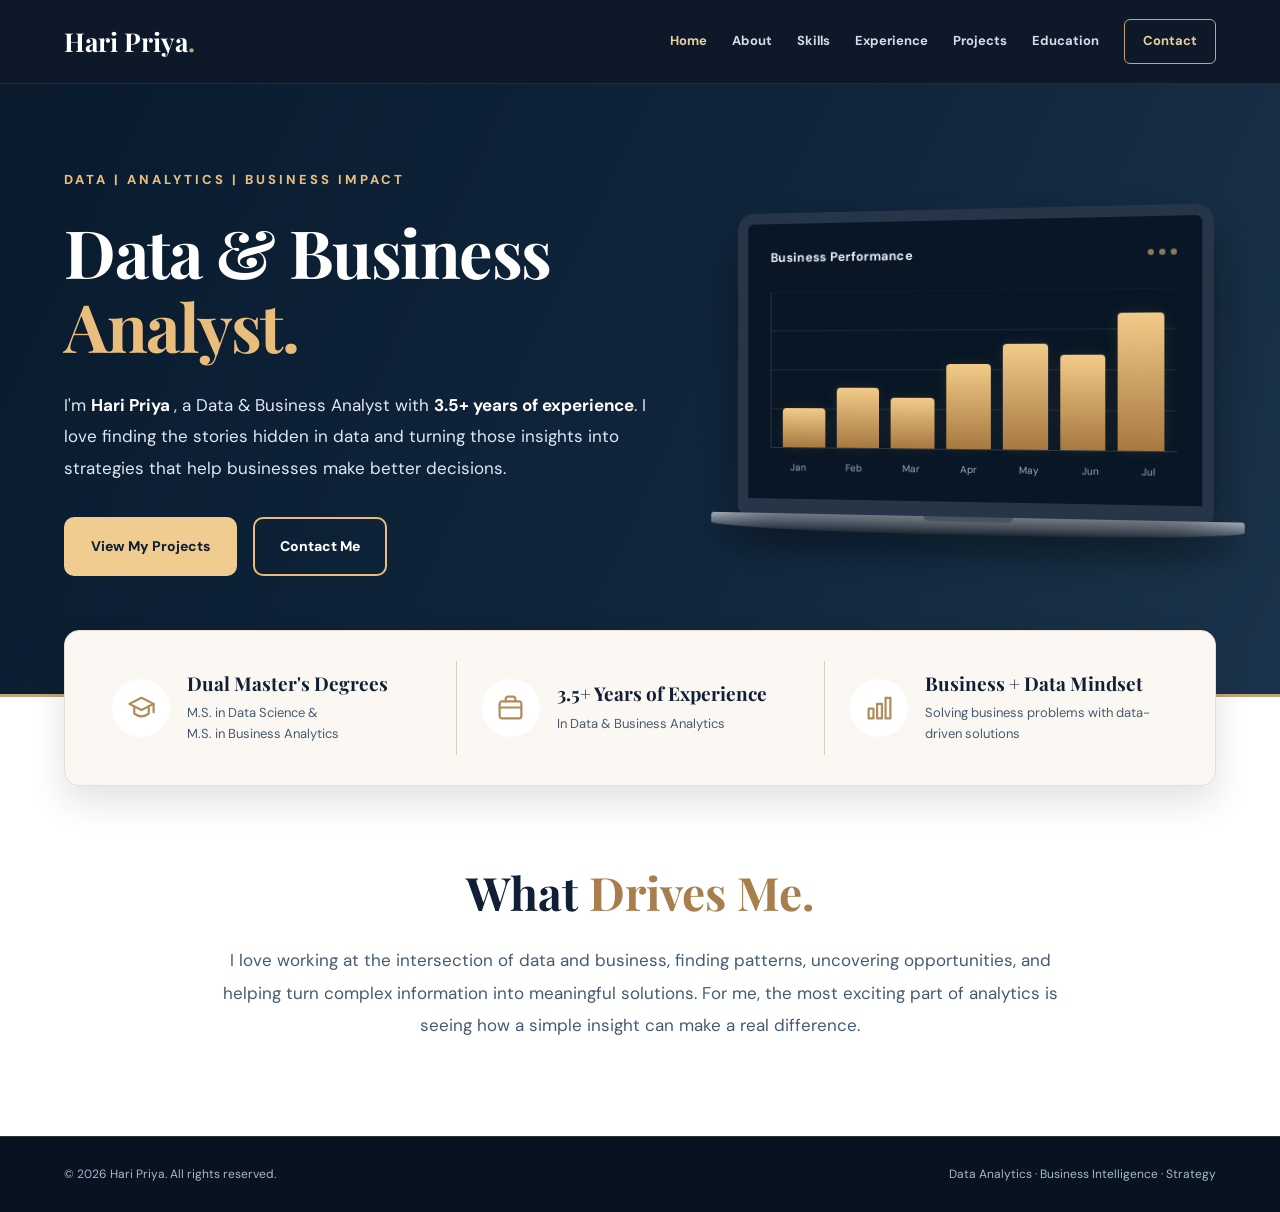
<file: index.html>
<!DOCTYPE html>
<html lang="en">
<head>
  <meta charset="UTF-8">
  <meta name="viewport" content="width=device-width, initial-scale=1.0">
  <meta name="description" content="Hari Priya  | Data & Business Analyst with 3.5+ years of experience in analytics, business intelligence, and data-driven strategy.">
  <title>Hari Priya   | Data & Business Analyst</title>

  <link rel="preconnect" href="https://fonts.googleapis.com">
  <link rel="preconnect" href="https://fonts.gstatic.com" crossorigin>
  <link href="https://fonts.googleapis.com/css2?family=DM+Sans:wght@400;500;600;700;800&family=Playfair+Display:wght@500;600;700&display=swap" rel="stylesheet">
  <link rel="stylesheet" href="style.css">

  <style>
    /* HOME PAGE ONLY */

    .home-page {
      --home-navy: #0b1d31;
      --home-gold: #c5a477;
      --home-gold-light: #f0cc91;
    }

    .home-page .home-hero {
      position: relative;
      overflow: hidden;
      background: linear-gradient(
        115deg,
        #091a2d 0%,
        #10263d 58%,
        #1b334a 100%
      );
      border-bottom: 3px solid #c5a477;
      padding: 85px 0 118px;
    }

    .home-page .hero-layout {
      display: grid;
      grid-template-columns: 1.1fr 0.9fr;
      align-items: center;
      gap: 48px;
      position: relative;
      z-index: 1;
    }

    .home-page .hero-eyebrow {
      font-family: 'DM Sans', sans-serif;
      color: #e9bd7c;
      font-size: 13px;
      font-weight: 800;
      letter-spacing: 3px;
      text-transform: uppercase;
      margin: 0 0 23px;
    }

    .home-page .hero-content h1 {
      font-family: 'Playfair Display', Georgia, serif;
      font-size: clamp(48px, 5.2vw, 76px);
      line-height: 1.12;
      letter-spacing: -1.5px;
      color: #ffffff;
      margin: 0 0 26px;
    }

    .home-page .hero-content h1 span {
      color: #e9bd7c;
    }

    .home-page .hero-description {
      color: #e0e8f1;
      font-size: 17px;
      line-height: 1.85;
      max-width: 620px;
      margin: 0 0 33px;
    }

    .home-page .hero-description strong {
      color: #ffffff;
    }

    .home-page .hero-buttons {
      display: flex;
      flex-wrap: wrap;
      gap: 16px;
    }

    .home-page .hero-btn {
      display: inline-flex;
      justify-content: center;
      align-items: center;
      padding: 15px 25px;
      min-height: 54px;
      border-radius: 10px;
      font-family: 'DM Sans', sans-serif;
      font-size: 14px;
      font-weight: 800;
      text-decoration: none;
      transition: transform .2s ease,
                  background .2s ease;
    }

    .home-page .hero-btn:hover {
      transform: translateY(-3px);
    }

    .home-page .hero-btn-primary {
      color: #101f35;
      background: #f0cc91;
      border: 2px solid #f0cc91;
    }

    .home-page .hero-btn-primary:hover {
      background: #ffe0ab;
    }

    .home-page .hero-btn-outline {
      color: #ffffff;
      background: transparent;
      border: 2px solid #e9bd7c;
    }

    .home-page .hero-btn-outline:hover {
      background: rgba(233,189,124,.12);
    }

    /* LAPTOP ANALYTICS VISUAL - NO COFFEE */

    .home-page .hero-art {
      position: relative;
      display: flex;
      align-items: center;
      justify-content: center;
      min-height: 380px;
    }

    .home-page .hero-art::before {
      content: "";
      position: absolute;
      width: 420px;
      height: 320px;
      max-width: 100%;
      border-radius: 50%;
      background: radial-gradient(
        circle,
        rgba(197,164,119,.24),
        transparent 70%
      );
      filter: blur(15px);
    }

    .home-page .laptop {
      width: min(100%, 480px);
      position: relative;
      transform: perspective(1000px) rotateY(-8deg);
    }

    .home-page .laptop-screen {
      position: relative;
      border: 11px solid #263648;
      border-bottom-width: 15px;
      border-radius: 17px 17px 6px 6px;
      background: #081625;
      box-shadow: 0 25px 55px rgba(0,0,0,.4);
      padding: 24px;
      min-height: 270px;
    }

    .home-page .screen-top {
      display: flex;
      align-items: center;
      justify-content: space-between;
      margin-bottom: 23px;
    }

    .home-page .screen-title {
      color: #e6edf5;
      font-size: 13px;
      font-weight: 700;
      letter-spacing: .3px;
    }

    .home-page .screen-dots {
      display: flex;
      gap: 5px;
    }

    .home-page .screen-dots i {
      display: block;
      width: 6px;
      height: 6px;
      background: #c5a477;
      opacity: .7;
      border-radius: 50%;
    }

    .home-page .chart-area {
      position: relative;
      height: 160px;
      border-left: 1px solid rgba(255,255,255,.13);
      border-bottom: 1px solid rgba(255,255,255,.13);
      background: repeating-linear-gradient(
        to top,
        transparent 0,
        transparent 38px,
        rgba(255,255,255,.06) 39px,
        rgba(255,255,255,.06) 40px
      );
    }

    .home-page .chart-bars {
      position: absolute;
      inset: 0 12px 0 12px;
      display: flex;
      align-items: flex-end;
      justify-content: space-around;
      gap: 12px;
    }

    .home-page .chart-bars span {
      display: block;
      width: 13%;
      height: var(--bar-height);
      background: linear-gradient(
        180deg,
        #f2cb89,
        #a77940
      );
      border-radius: 4px 4px 0 0;
      box-shadow: 0 0 14px rgba(197,164,119,.12);
    }

    .home-page .chart-labels {
      display: flex;
      justify-content: space-around;
      color: #9babbc;
      font-size: 10px;
      padding-top: 11px;
    }

    .home-page .laptop-base {
      width: 112%;
      height: 18px;
      margin-left: -6%;
      background: linear-gradient(
        180deg,
        #aab3bf,
        #586677 65%,
        #263442
      );
      border-radius: 3px 3px 45% 45%;
      box-shadow: 0 16px 24px rgba(0,0,0,.25);
    }

    .home-page .laptop-base::after {
      content: "";
      display: block;
      width: 90px;
      height: 5px;
      margin: auto;
      background: #6e7b89;
      border-radius: 0 0 10px 10px;
    }

    /* HIGHLIGHTS */

    .home-page .highlights-wrap {
      position: relative;
      z-index: 3;
      margin-top: -67px;
    }

    .home-page .highlights-panel {
      background: #fbf8f3;
      border: 1px solid #e7ded1;
      border-radius: 15px;
      box-shadow: 0 16px 35px rgba(16,31,53,.13);
      display: grid;
      grid-template-columns: repeat(3, minmax(0,1fr));
      padding: 30px 22px;
    }

    .home-page .highlight-item {
      display: flex;
      align-items: center;
      gap: 17px;
      padding: 10px 25px;
      min-width: 0;
    }

    .home-page .highlight-item + .highlight-item {
      border-left: 1px solid #d9cfc1;
    }

    .home-page .highlight-icon {
      flex-shrink: 0;
      width: 58px;
      height: 58px;
      display: flex;
      align-items: center;
      justify-content: center;
      border-radius: 50%;
      background: #ffffff;
      color: #b18b59;
    }

    .home-page .highlight-icon svg {
      width: 29px;
      height: 29px;
      fill: none;
      stroke: currentColor;
      stroke-width: 1.8;
      stroke-linecap: round;
      stroke-linejoin: round;
    }

    .home-page .highlight-item h2 {
      font-family: 'Playfair Display', Georgia, serif;
      color: #101f35;
      font-size: 19px;
      line-height: 1.35;
      margin: 0 0 7px;
    }

    .home-page .highlight-item p {
      font-size: 13px;
      color: #465b70;
      line-height: 1.6;
      margin: 0;
    }

    /* WHAT DRIVES ME */

    .home-page .drives-section {
      background: #ffffff;
      text-align: center;
      padding: 78px 0 95px;
    }

    .home-page .drives-content {
      max-width: 850px;
      margin: 0 auto;
    }

    .home-page .drives-content h2 {
      font-family: 'Playfair Display', Georgia, serif;
      color: #101f35;
      font-size: clamp(32px, 4vw, 46px);
      line-height: 1.25;
      margin: 0 0 23px;
    }

    .home-page .drives-content h2 span {
      color: #a77e4c;
    }

    .home-page .drives-content p {
      color: #465b70;
      font-size: 17px;
      line-height: 1.9;
      margin: 0;
    }

    /* RESPONSIVE */

    @media (max-width: 1050px) {
      .home-page .hero-layout {
        grid-template-columns: 1fr 0.85fr;
        gap: 25px;
      }

      .home-page .highlight-item {
        padding: 10px 15px;
        gap: 12px;
      }

      .home-page .highlight-item h2 {
        font-size: 16px;
      }
    }

    @media (max-width: 800px) {
      .home-page .home-hero {
        padding: 65px 0 110px;
      }

      .home-page .hero-layout {
        grid-template-columns: 1fr;
      }

      .home-page .hero-art {
        min-height: 310px;
        margin-top: 20px;
      }

      .home-page .laptop {
        max-width: 430px;
      }

      .home-page .highlights-panel {
        grid-template-columns: 1fr;
        padding: 12px 25px;
      }

      .home-page .highlight-item {
        padding: 19px 8px;
      }

      .home-page .highlight-item + .highlight-item {
        border-left: none;
        border-top: 1px solid #d9cfc1;
      }
    }

    @media (max-width: 500px) {
      .home-page .home-hero {
        padding: 48px 0 100px;
      }

      .home-page .hero-eyebrow {
        font-size: 10px;
        letter-spacing: 2px;
      }

      .home-page .hero-content h1 {
        font-size: 43px;
      }

      .home-page .hero-description {
        font-size: 15px;
      }

      .home-page .hero-buttons {
        gap: 12px;
      }

      .home-page .hero-btn {
        width: 100%;
      }

      .home-page .hero-art {
        min-height: 240px;
      }

      .home-page .laptop-screen {
        min-height: 215px;
        padding: 16px;
      }

      .home-page .chart-area {
        height: 115px;
      }

      .home-page .drives-section {
        padding: 60px 0 75px;
      }

      .home-page .drives-content p {
        font-size: 15px;
      }
    }
  </style>
</head>

<body class="home-page">

  <!-- NAVIGATION -->
  <header class="header">
    <nav class="navbar container">

      <a href="index.html" class="logo">
        Hari Priya<span>.</span>
      </a>

      <button class="menu-toggle"
              aria-label="Toggle navigation"
              aria-expanded="false">
        ☰
      </button>

      <div class="nav-links" id="navLinks">
        <a href="index.html" class="active">Home</a>
        <a href="about.html">About</a>
        <a href="professionalskills.html">Skills</a>
        <a href="experience.html">Experience</a>
        <a href="projects.html">Projects</a>
        <a href="education.html">Education</a>
        <a href="contact.html" class="nav-contact">Contact</a>
      </div>

    </nav>
  </header>

  <main>

    <!-- HERO SECTION -->
    <section class="home-hero">
      <div class="container hero-layout">

        <div class="hero-content">

          <p class="hero-eyebrow">
            DATA | ANALYTICS | BUSINESS IMPACT
          </p>

          <h1>
            Data &amp; Business<br>
            <span>Analyst.</span>
          </h1>

          <p class="hero-description">
            I'm <strong>Hari Priya  </strong>,
            a Data &amp; Business Analyst with
            <strong>3.5+ years of experience</strong>.
            I love finding the stories hidden in data
            and turning those insights into strategies
            that help businesses make better decisions.
          </p>

          <div class="hero-buttons">

            <a href="projects.html"
               class="hero-btn hero-btn-primary">
              View My Projects
            </a>

            <a href="contact.html"
               class="hero-btn hero-btn-outline">
              Contact Me
            </a>

          </div>
        </div>

        <!-- ANALYTICS LAPTOP ILLUSTRATION -->
        <div class="hero-art" aria-hidden="true">

          <div class="laptop">

            <div class="laptop-screen">

              <div class="screen-top">

                <span class="screen-title">
                  Business Performance
                </span>

                <span class="screen-dots">
                  <i></i><i></i><i></i>
                </span>

              </div>

              <div class="chart-area">

                <div class="chart-bars">
                  <span style="--bar-height: 25%"></span>
                  <span style="--bar-height: 38%"></span>
                  <span style="--bar-height: 32%"></span>
                  <span style="--bar-height: 53%"></span>
                  <span style="--bar-height: 66%"></span>
                  <span style="--bar-height: 59%"></span>
                  <span style="--bar-height: 85%"></span>
                </div>

              </div>

              <div class="chart-labels">
                <span>Jan</span>
                <span>Feb</span>
                <span>Mar</span>
                <span>Apr</span>
                <span>May</span>
                <span>Jun</span>
                <span>Jul</span>
              </div>

            </div>

            <div class="laptop-base"></div>

          </div>

        </div>

      </div>
    </section>

    <!-- PROFESSIONAL HIGHLIGHTS -->
    <section class="highlights-wrap">
      <div class="container">

        <div class="highlights-panel">

          <!-- EDUCATION -->
          <div class="highlight-item">

            <div class="highlight-icon">
              <svg viewBox="0 0 24 24" aria-hidden="true">
                <path d="m2 9 10-5 10 5-10 5-10-5Z"></path>
                <path d="M6 11v6c4 3 8 3 12 0v-6"></path>
                <path d="M22 9v7"></path>
              </svg>
            </div>

            <div>
              <h2>Dual Master's Degrees</h2>
              <p>
                M.S. in Data Science &amp;<br>
                M.S. in Business Analytics
              </p>
            </div>

          </div>

          <!-- EXPERIENCE -->
          <div class="highlight-item">

            <div class="highlight-icon">
              <svg viewBox="0 0 24 24" aria-hidden="true">
                <rect x="3" y="7" width="18"
                      height="14" rx="2"></rect>
                <path d="M8 7V5a2 2 0 0 1 2-2h4a2 2 0 0 1 2 2v2"></path>
                <path d="M3 12h18"></path>
              </svg>
            </div>

            <div>
              <h2>3.5+ Years of Experience</h2>
              <p>
                In Data &amp; Business Analytics
              </p>
            </div>

          </div>

          <!-- ANALYTICAL MINDSET -->
          <div class="highlight-item">

            <div class="highlight-icon">
              <svg viewBox="0 0 24 24" aria-hidden="true">
                <rect x="3" y="13" width="4"
                      height="8"></rect>
                <rect x="10" y="9" width="4"
                      height="12"></rect>
                <rect x="17" y="4" width="4"
                      height="17"></rect>
              </svg>
            </div>

            <div>
              <h2>Business + Data Mindset</h2>
              <p>
                Solving business problems with
                data-driven solutions
              </p>
            </div>

          </div>

        </div>

      </div>
    </section>

    <!-- WHAT DRIVES ME -->
    <section class="drives-section">
      <div class="container">

        <div class="drives-content">

          <h2>
            What <span>Drives Me.</span>
          </h2>

          <p>
            I love working at the intersection of data
            and business, finding patterns, uncovering
            opportunities, and helping turn complex
            information into meaningful solutions.
            For me, the most exciting part of analytics
            is seeing how a simple insight can make
            a real difference.
          </p>

        </div>

      </div>
    </section>

  </main>

  <!-- FOOTER -->
  <footer>
    <div class="container footer-content">

      <p>
        © <span id="year"></span>
        Hari Priya. All rights reserved.
      </p>

      <p>
        Data Analytics · Business Intelligence · Strategy
      </p>

    </div>
  </footer>

  <script src="script.js"></script>

</body>
</html>
</file>
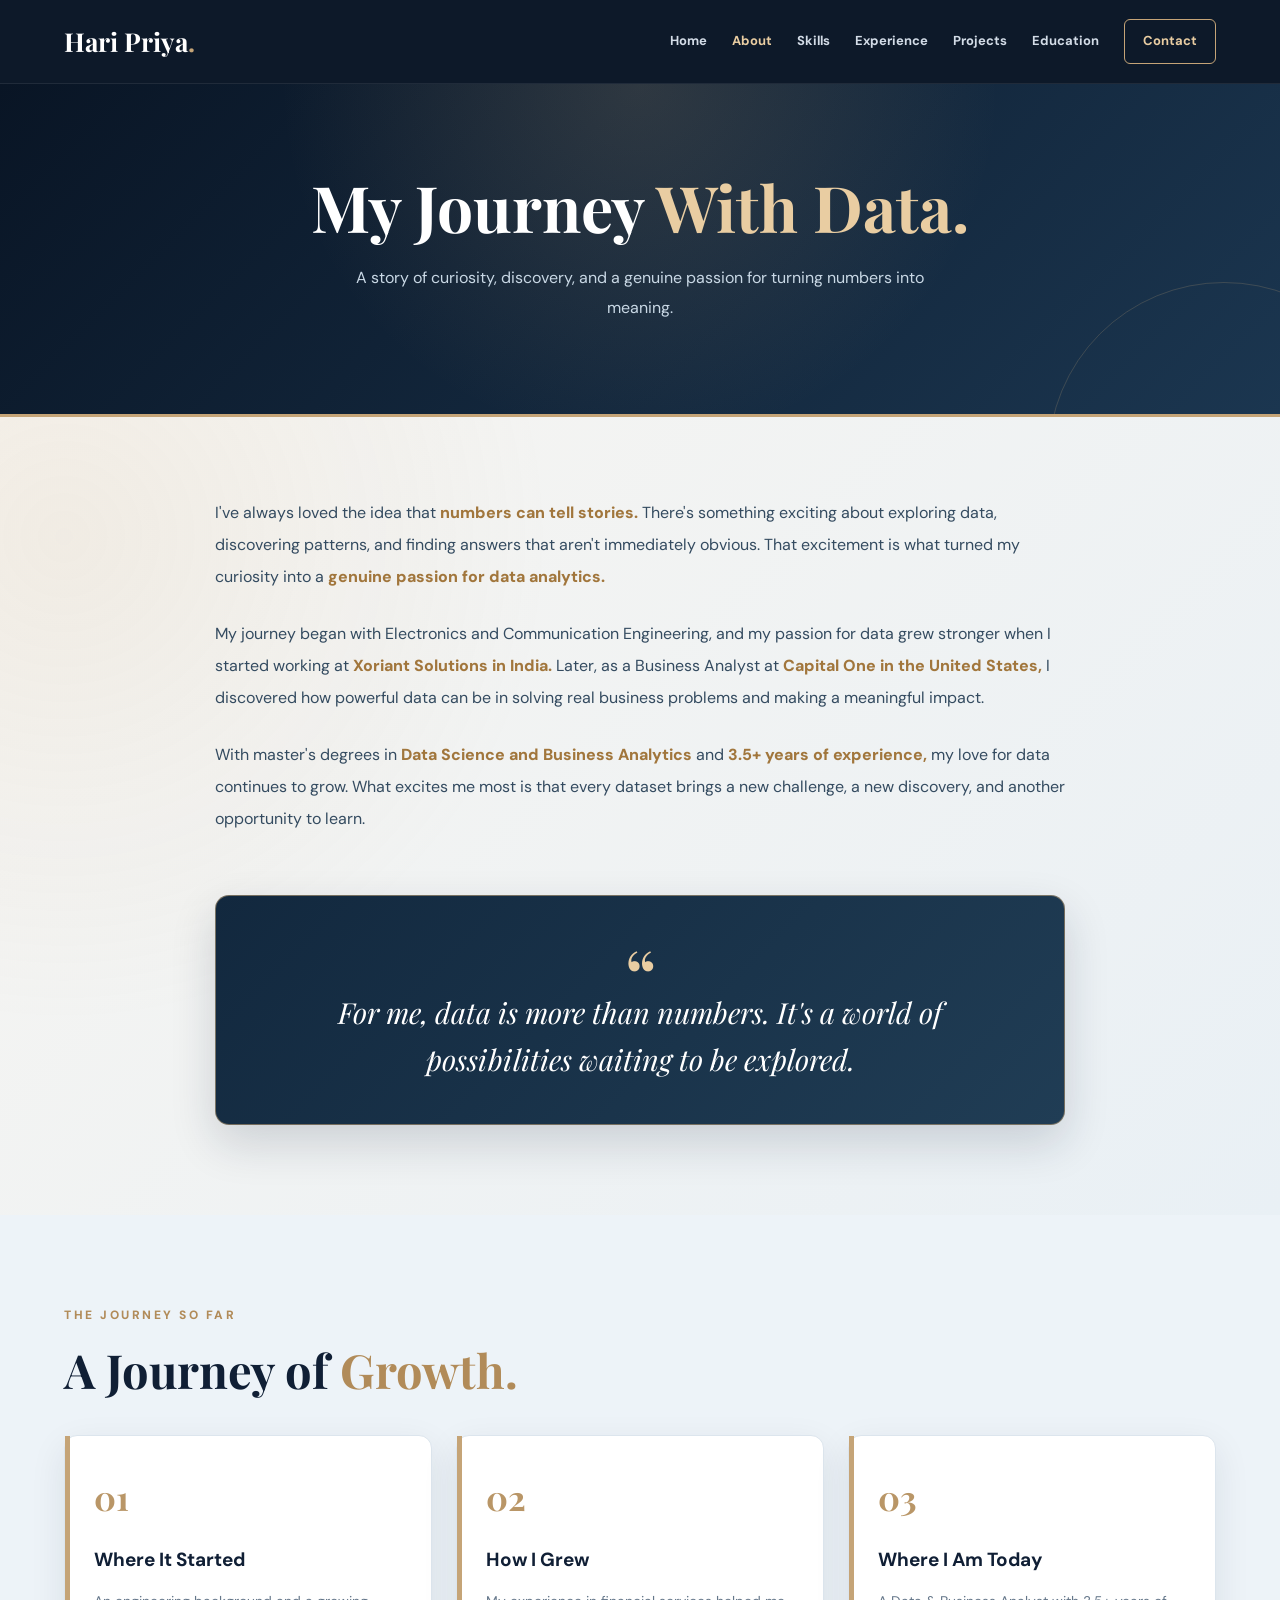
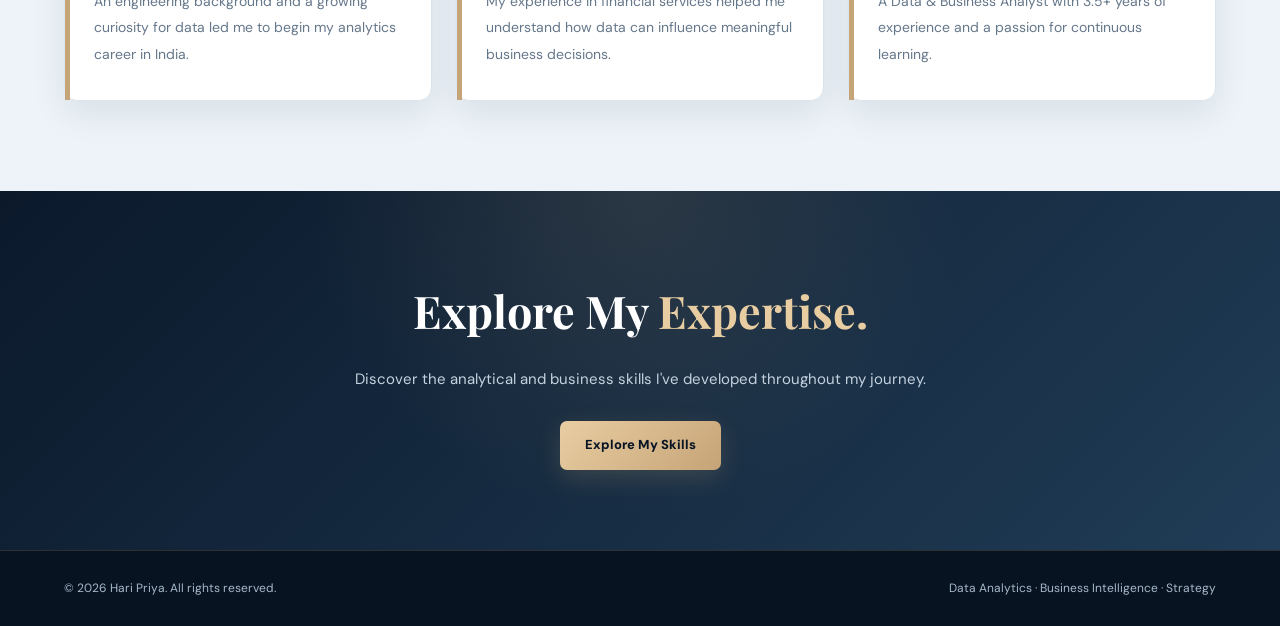
<file: about.html>
<!DOCTYPE html>
<html lang="en">

<head>
  <meta charset="UTF-8">
  <meta name="viewport" content="width=device-width, initial-scale=1.0">
  <meta name="description" content="Learn about Hari Priya's passion for data analytics and professional journey.">
  <title>About Me | Hari Priya</title>
  <link rel="stylesheet" href="style.css">
</head>

<body>

  <!-- NAVIGATION -->
  <header class="header">
    <nav class="navbar container">

      <a href="index.html" class="logo">
        Hari Priya<span>.</span>
      </a>

      <button class="menu-toggle"
              aria-label="Toggle navigation"
              aria-expanded="false">
        ☰
      </button>

      <div class="nav-links" id="navLinks">
        <a href="index.html">Home</a>
        <a href="about.html" class="active">About</a>
        <a href="professionalskills.html">Skills</a>
        <a href="experience.html">Experience</a>
        <a href="projects.html">Projects</a>
        <a href="education.html">Education</a>
        <a href="contact.html" class="nav-contact">Contact</a>
      </div>

    </nav>
  </header>

  <main>

    <!-- ABOUT HERO -->
    <section class="about-hero">
      <div class="container">

        <h1>
          My Journey <span>With Data.</span>
        </h1>

        <p class="about-hero-description">
          A story of curiosity, discovery, and a genuine
          passion for turning numbers into meaning.
        </p>

      </div>
    </section>

    <!-- MY STORY -->
    <section class="about-main">
      <div class="container">

        <div class="about-story-text">

          <p>
            I've always loved the idea that
            <span class="gold-highlight">
              numbers can tell stories.
            </span>
            There's something exciting about exploring
            data, discovering patterns, and finding
            answers that aren't immediately obvious.
            That excitement is what turned my
            curiosity into a
            <span class="gold-highlight">
              genuine passion for data analytics.
            </span>
          </p>

          <p>
            My journey began with Electronics and
            Communication Engineering, and my passion
            for data grew stronger when I started
            working at
            <span class="gold-highlight">
              Xoriant Solutions in India.
            </span>
            Later, as a Business Analyst at
            <span class="gold-highlight">
              Capital One in the United States,
            </span>
            I discovered how powerful data can be
            in solving real business problems
            and making a meaningful impact.
          </p>

          <p>
            With master's degrees in
            <span class="gold-highlight">
              Data Science and Business Analytics
            </span>
            and
            <span class="gold-highlight">
              3.5+ years of experience,
            </span>
            my love for data continues to grow.
            What excites me most is that every dataset
            brings a new challenge, a new discovery,
            and another opportunity to learn.
          </p>

        </div>

        <!-- QUOTE -->
        <div class="about-quote">

          <span class="quote-symbol">“</span>

          <blockquote>
            For me, data is more than numbers.
            It's a world of possibilities
            waiting to be explored.
          </blockquote>

        </div>

      </div>
    </section>

    <!-- JOURNEY HIGHLIGHTS -->
    <section class="section highlights-section">
      <div class="container">

        <p class="section-label">
          THE JOURNEY SO FAR
        </p>

        <h2 class="section-title">
          A Journey of <span>Growth.</span>
        </h2>

        <div class="highlights-grid">

          <article class="highlight-card">
            <span class="highlight-number">01</span>
            <h3>Where It Started</h3>
            <p>
              An engineering background and a growing
              curiosity for data led me to begin
              my analytics career in India.
            </p>
          </article>

          <article class="highlight-card">
            <span class="highlight-number">02</span>
            <h3>How I Grew</h3>
            <p>
              My experience in financial services
              helped me understand how data can
              influence meaningful business decisions.
            </p>
          </article>

          <article class="highlight-card">
            <span class="highlight-number">03</span>
            <h3>Where I Am Today</h3>
            <p>
              A Data & Business Analyst with
              3.5+ years of experience and
              a passion for continuous learning.
            </p>
          </article>

        </div>

      </div>
    </section>

    <!-- CALL TO ACTION -->
    <section class="page-cta">
      <div class="container">

        <h2>
          Explore My <span>Expertise.</span>
        </h2>

        <p>
          Discover the analytical and business
          skills I've developed throughout my journey.
        </p>

        <a href="professionalskills.html" class="btn btn-gold">
          Explore My Skills
        </a>

      </div>
    </section>

  </main>

  <!-- FOOTER -->
  <footer>
    <div class="container footer-content">

      <p>
        © <span id="year"></span>
        Hari Priya. All rights reserved.
      </p>

      <p>
        Data Analytics · Business Intelligence · Strategy
      </p>

    </div>
  </footer>

  <script src="script.js"></script>

</body>
</html>
</file>
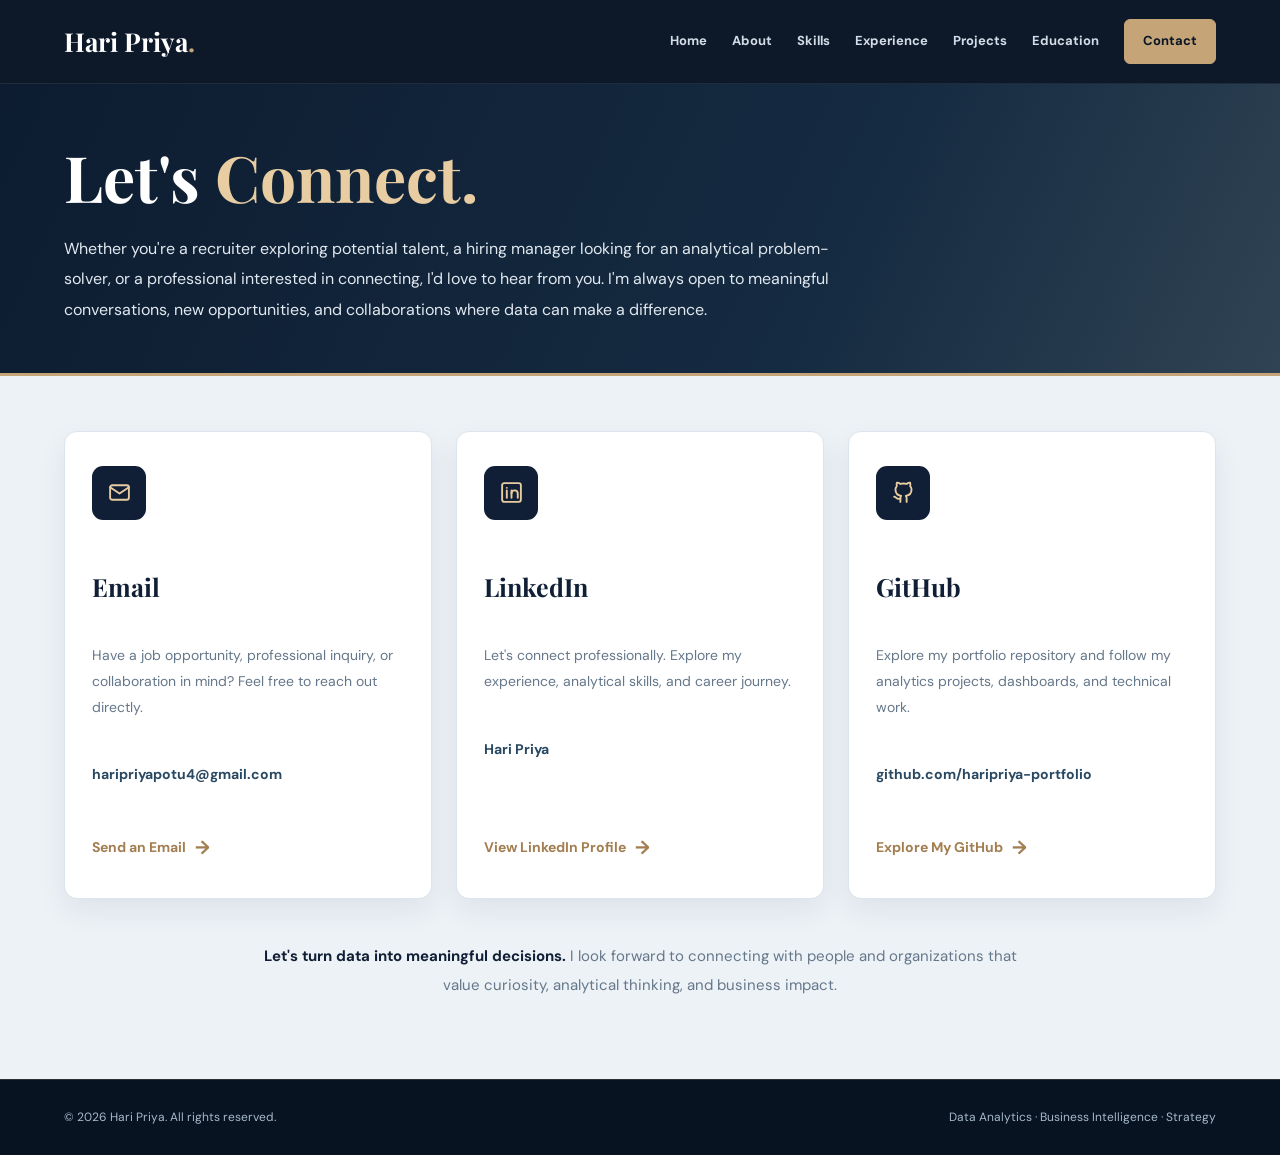
<file: contact.html>
<!DOCTYPE html>
<html lang="en">
<head>
  <meta charset="UTF-8">
  <meta name="viewport" content="width=device-width, initial-scale=1.0">

  <title>Contact | Hari Priya</title>

  <meta name="description"
    content="Connect with Hari Priya, Data and Business Analyst. Open to professional opportunities and collaborations.">

  <link rel="stylesheet" href="style.css">

  <style>
    /* CONTACT PAGE - COMPLETE DESIGN */

    .contact-page {
      margin: 0;
    }

    .contact-page .page-banner {
      padding: 55px 0 48px !important;
      background: linear-gradient(
        115deg,
        #0d1c30 0%,
        #152b41 65%,
        #304354 100%
      );
      border-bottom: 3px solid #c5a477;
    }

    .contact-page .page-banner h1 {
      font-family: "Playfair Display", Georgia, serif;
      font-size: clamp(40px, 5vw, 64px);
      line-height: 1.2;
      color: #ffffff;
      margin: 0 0 18px;
    }

    .contact-page .page-banner h1 span {
      color: #e9cda2;
    }

    .contact-page .page-banner p {
      max-width: 790px;
      font-size: 16px;
      line-height: 1.9;
      color: #e1e8f0;
      margin: 0;
    }

    .contact-page .contact-section {
      padding: 55px 0 80px !important;
      background: #edf2f7;
    }

    .contact-page .contact-grid {
      display: grid !important;
      grid-template-columns: repeat(3, minmax(0, 1fr));
      gap: 24px;
      align-items: stretch;
    }

    .contact-page .contact-card {
      background: #ffffff;
      border: 1px solid #dce5ed;
      border-radius: 13px;
      padding: 34px 27px;
      box-shadow: 0 12px 30px rgba(16, 31, 53, 0.07);
      display: flex;
      flex-direction: column;
      align-items: flex-start;
      min-width: 0;
      transition: transform 0.25s ease,
                  box-shadow 0.25s ease,
                  border-color 0.25s ease;
    }

    .contact-page .contact-card:hover {
      transform: translateY(-5px);
      border-color: #c5a477;
      box-shadow: 0 16px 38px rgba(16, 31, 53, 0.12);
    }

    .contact-page .contact-icon {
      width: 54px;
      height: 54px;
      background: #101f35;
      color: #e9cda2;
      border-radius: 11px;
      display: flex;
      align-items: center;
      justify-content: center;
      margin-bottom: 23px;
    }

    .contact-page .contact-icon svg {
      width: 25px;
      height: 25px;
      fill: none;
      stroke: currentColor;
      stroke-width: 1.8;
      stroke-linecap: round;
      stroke-linejoin: round;
    }

    .contact-page .contact-card h2 {
      font-family: "Playfair Display", Georgia, serif;
      font-size: 25px;
      color: #101f35;
      margin: 0 0 12px;
    }

    .contact-page .contact-card p {
      color: #65778a;
      font-size: 14px;
      line-height: 1.85;
      margin: 0 0 20px;
    }

    .contact-page .contact-detail {
      font-size: 14px;
      font-weight: 700;
      color: #294861;
      overflow-wrap: anywhere;
      margin-bottom: 22px;
    }

    .contact-page .contact-link {
      display: inline-flex;
      align-items: center;
      gap: 9px;
      color: #a27e50;
      font-size: 14px;
      font-weight: 700;
      text-decoration: none;
      margin-top: auto;
      transition: color 0.2s ease;
    }

    .contact-page .contact-link:hover {
      color: #101f35;
    }

    .contact-page .contact-link span {
      font-size: 19px;
    }

    .contact-page .contact-note {
      max-width: 760px;
      margin: 43px auto 0;
      text-align: center;
      color: #65778a;
      font-size: 15px;
      line-height: 1.9;
    }

    .contact-page .contact-note strong {
      color: #101f35;
    }

    @media (max-width: 900px) {
      .contact-page .contact-grid {
        grid-template-columns: repeat(2, minmax(0, 1fr));
      }
    }

    @media (max-width: 600px) {
      .contact-page .page-banner {
        padding: 40px 0 35px !important;
      }

      .contact-page .page-banner p {
        font-size: 14px;
      }

      .contact-page .contact-section {
        padding: 30px 0 55px !important;
      }

      .contact-page .contact-grid {
        grid-template-columns: 1fr;
        gap: 18px;
      }

      .contact-page .contact-card {
        padding: 29px 24px;
      }

      .contact-page .contact-note {
        margin-top: 30px;
      }
    }
  </style>
</head>

<body class="contact-page">

  <!-- NAVIGATION -->
  <header class="header">
    <nav class="navbar container">

      <a href="index.html" class="logo">
        Hari Priya<span>.</span>
      </a>

      <button
        class="menu-toggle"
        aria-label="Toggle navigation"
        aria-expanded="false">
        ☰
      </button>

      <div class="nav-links" id="navLinks">
        <a href="index.html">Home</a>
        <a href="about.html">About</a>
        <a href="professionalskills.html">Skills</a>
        <a href="experience.html">Experience</a>
        <a href="projects.html">Projects</a>
        <a href="education.html">Education</a>
        <a href="contact.html" class="nav-contact active">
          Contact
        </a>
      </div>

    </nav>
  </header>

  <main>

    <!-- SINGLE PAGE HEADING -->
    <section class="page-banner">
      <div class="container">

        <h1>
          Let's <span>Connect.</span>
        </h1>

        <p>
          Whether you're a recruiter exploring potential talent,
          a hiring manager looking for an analytical problem-solver,
          or a professional interested in connecting, I'd love
          to hear from you. I'm always open to meaningful
          conversations, new opportunities, and collaborations
          where data can make a difference.
        </p>

      </div>
    </section>

    <!-- CONTACT CARDS -->
    <section class="contact-section">
      <div class="container">

        <div class="contact-grid">

          <!-- EMAIL -->
          <article class="contact-card">

            <div class="contact-icon">
              <svg viewBox="0 0 24 24" aria-hidden="true">
                <rect x="3" y="5" width="18"
                      height="14" rx="2"></rect>
                <path d="m3 7 9 6 9-6"></path>
              </svg>
            </div>

            <h2>Email</h2>

            <p>
              Have a job opportunity, professional inquiry,
              or collaboration in mind? Feel free to
              reach out directly.
            </p>

            <div class="contact-detail">
              haripriyapotu4@gmail.com
            </div>

            <a
              class="contact-link"
              href="mailto:haripriyapotu4@gmail.com">
              Send an Email
              <span aria-hidden="true">→</span>
            </a>

          </article>

          <!-- LINKEDIN -->
          <article class="contact-card">

            <div class="contact-icon">
              <svg viewBox="0 0 24 24" aria-hidden="true">
                <rect x="3" y="3" width="18"
                      height="18" rx="2"></rect>
                <path d="M7.5 10v7"></path>
                <path d="M7.5 7.5h.01"></path>
                <path d="M12 17v-7"></path>
                <path d="M12 13a3 3 0 0 1 6 0v4"></path>
              </svg>
            </div>

            <h2>LinkedIn</h2>

            <p>
              Let's connect professionally. Explore
              my experience, analytical skills,
              and career journey.
            </p>

            <div class="contact-detail">
              Hari Priya
            </div>

            <a
              class="contact-link"
              href="https://www.linkedin.com/in/hari-p-7a3872176/"
              target="_blank"
              rel="noopener noreferrer">
              View LinkedIn Profile
              <span aria-hidden="true">→</span>
            </a>

          </article>

          <!-- GITHUB -->
          <article class="contact-card">

            <div class="contact-icon">
              <svg viewBox="0 0 24 24" aria-hidden="true">
                <path d="M9 18c-4 1-4-2-6-2"></path>
                <path d="M15 21v-3.5a3 3 0 0 0-.8-2.3
                         c2.7-.3 5.5-1.3 5.5-6
                         a4.7 4.7 0 0 0-1.3-3.3
                         4.4 4.4 0 0 0-.1-3.3
                         S16.8 2.4 15 3.8
                         a12 12 0 0 0-6 0
                         C7.2 2.4 5.7 2.6 5.7 2.6
                         a4.4 4.4 0 0 0-.1 3.3
                         4.7 4.7 0 0 0-1.3 3.3
                         c0 4.7 2.8 5.7 5.5 6
                         A3 3 0 0 0 9 17.5V21"></path>
              </svg>
            </div>

            <h2>GitHub</h2>

            <p>
              Explore my portfolio repository
              and follow my analytics projects,
              dashboards, and technical work.
            </p>

            <div class="contact-detail">
              github.com/haripriya-portfolio
            </div>

            <a
              class="contact-link"
              href="https://github.com/haripriya-portfolio"
              target="_blank"
              rel="noopener noreferrer">
              Explore My GitHub
              <span aria-hidden="true">→</span>
            </a>

          </article>

        </div>

        <!-- SHORT CLOSING MESSAGE -->
        <p class="contact-note">
          <strong>Let's turn data into meaningful decisions.</strong>
          I look forward to connecting with people and
          organizations that value curiosity, analytical
          thinking, and business impact.
        </p>

      </div>
    </section>

  </main>

  <!-- FOOTER -->
  <footer>
    <div class="container footer-content">

      <p>
        © <span id="year"></span>
        Hari Priya. All rights reserved.
      </p>

      <p>
        Data Analytics · Business Intelligence · Strategy
      </p>

    </div>
  </footer>

  <script src="script.js"></script>

</body>
</html>
</file>
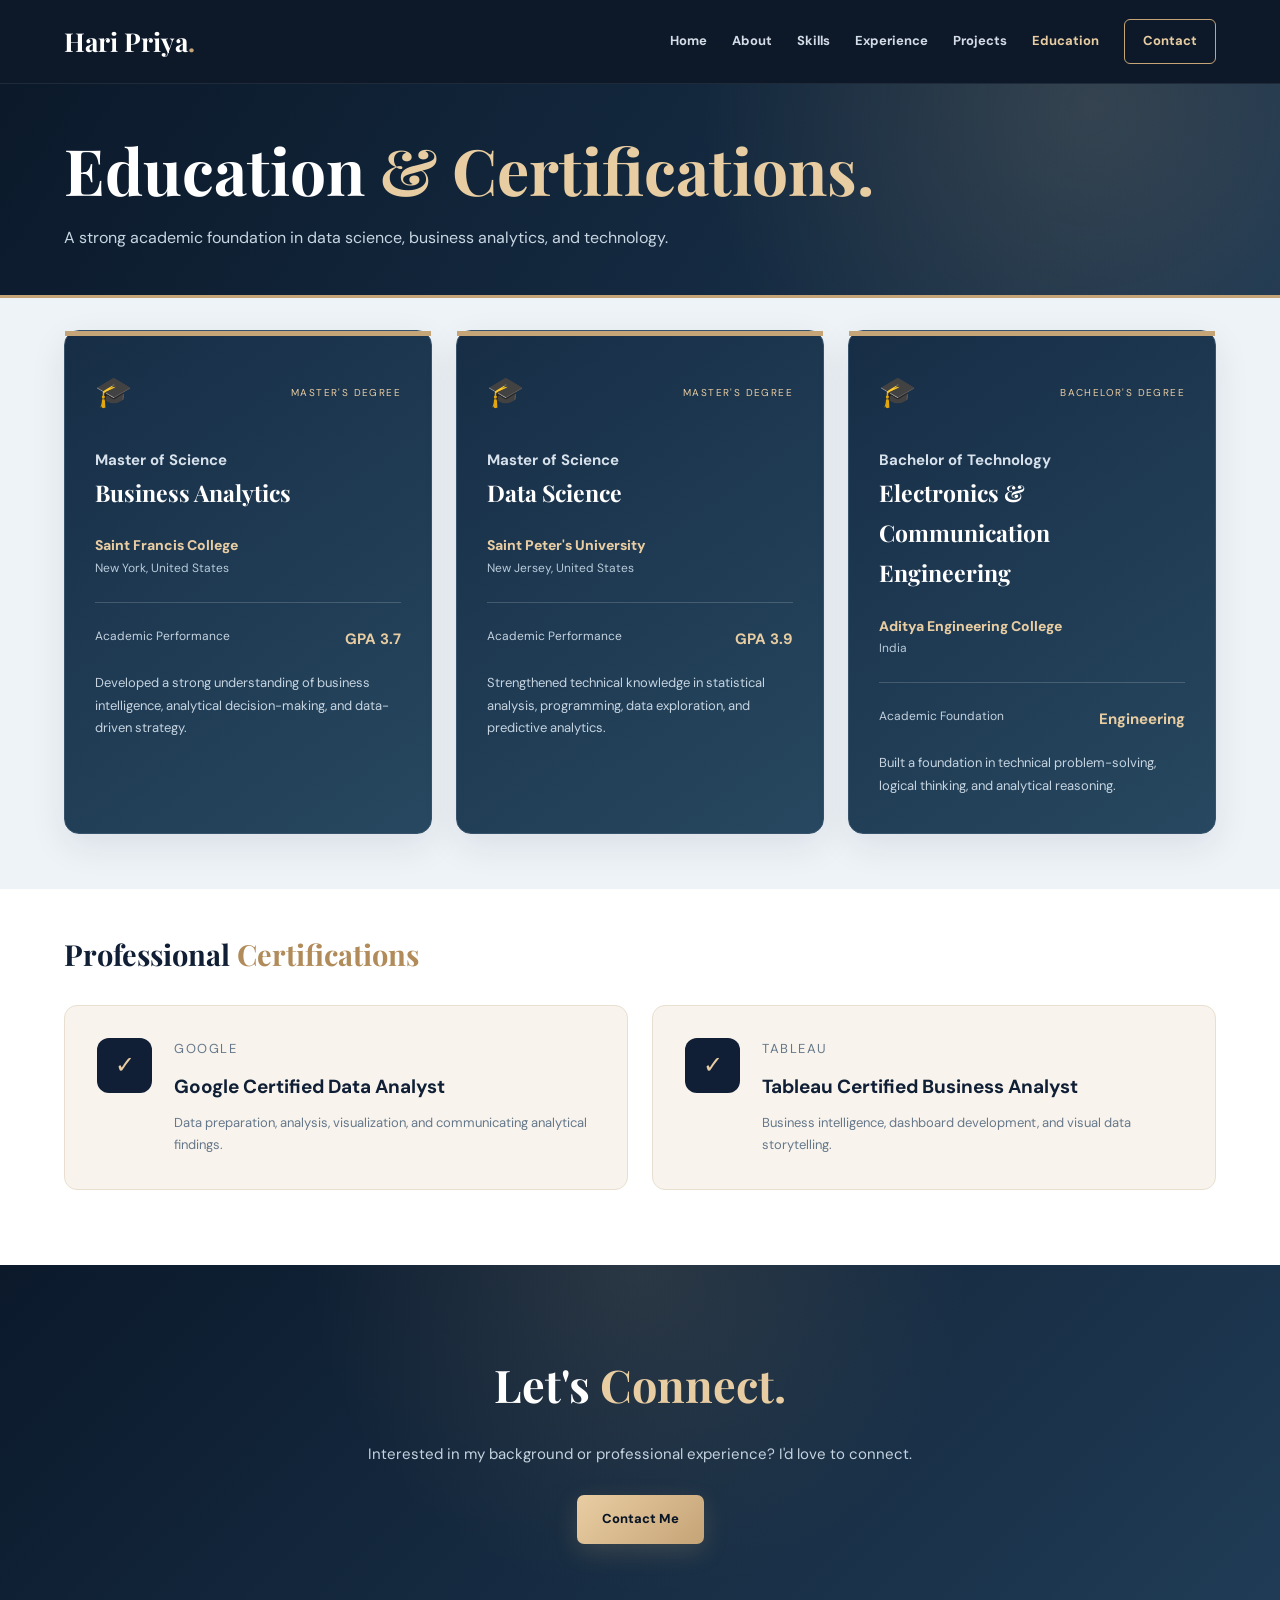
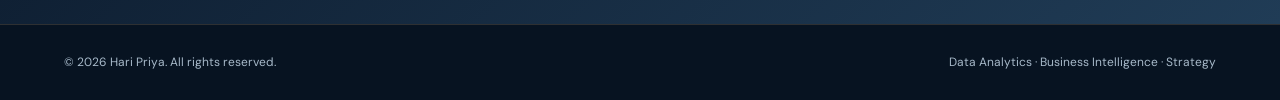
<file: education.html>
<!DOCTYPE html>
<html lang="en">

<head>
  <meta charset="UTF-8">
  <meta name="viewport" content="width=device-width, initial-scale=1.0">

  <meta name="description"
        content="Education and professional certifications of Hari Priya.">

  <title>Education & Certifications | Hari Priya</title>

  <link rel="stylesheet" href="style.css">

  <style>
    /* EDUCATION PAGE ONLY */

    .education-page .page-banner {
      padding: 48px 0 42px;
    }

    .education-page .page-banner h1 {
      margin-bottom: 14px;
    }

    .education-page .education-section {
      padding: 32px 0 55px;
    }

    .education-page .education-grid {
      margin-top: 0;
    }

    .education-page .education-card {
      height: 100%;
    }

    .education-page .certifications-section {
      padding: 40px 0 75px;
    }

    .education-page .certifications-title {
      font-family: 'Playfair Display', Georgia, serif;
      font-size: 29px;
      color: #101f35;
      margin-bottom: 25px;
    }

    .education-page .certifications-title span {
      color: #b18b59;
    }

    @media (max-width: 600px) {
      .education-page .page-banner {
        padding: 38px 0 32px;
      }

      .education-page .education-section {
        padding: 24px 0 40px;
      }

      .education-page .certifications-section {
        padding: 30px 0 55px;
      }
    }
  </style>
</head>

<body class="education-page">

  <!-- NAVIGATION -->
  <header class="header">
    <nav class="navbar container">

      <a href="index.html" class="logo">
        Hari Priya<span>.</span>
      </a>

      <button class="menu-toggle"
              aria-label="Toggle navigation"
              aria-expanded="false">
        ☰
      </button>

      <div class="nav-links" id="navLinks">
        <a href="index.html">Home</a>
        <a href="about.html">About</a>
        <a href="professionalskills.html">Skills</a>
        <a href="experience.html">Experience</a>
        <a href="projects.html">Projects</a>
        <a href="education.html" class="active">Education</a>
        <a href="contact.html" class="nav-contact">Contact</a>
      </div>

    </nav>
  </header>

  <main>

    <!-- ONE MAIN PAGE HEADING -->
    <section class="page-banner">
      <div class="container">

        <h1>
          Education <span>& Certifications.</span>
        </h1>

        <p>
          A strong academic foundation in data science,
          business analytics, and technology.
        </p>

      </div>
    </section>

    <!-- EDUCATION CARDS -->
    <section class="section education-section">
      <div class="container">

        <div class="education-grid">

          <!-- MASTER'S IN BUSINESS ANALYTICS -->
          <article class="education-card">

            <div class="education-card-top">
              <span class="education-icon">🎓</span>
              <span class="education-level">MASTER'S DEGREE</span>
            </div>

            <h3>Master of Science</h3>

            <h4>Business Analytics</h4>

            <p class="education-university">
              Saint Francis College
            </p>

            <p class="education-location">
              New York, United States
            </p>

            <div class="education-divider"></div>

            <div class="education-details">
              <span>Academic Performance</span>
              <strong>GPA 3.7</strong>
            </div>

            <p class="education-description">
              Developed a strong understanding of
              business intelligence, analytical
              decision-making, and data-driven strategy.
            </p>

          </article>

          <!-- MASTER'S IN DATA SCIENCE -->
          <article class="education-card">

            <div class="education-card-top">
              <span class="education-icon">🎓</span>
              <span class="education-level">MASTER'S DEGREE</span>
            </div>

            <h3>Master of Science</h3>

            <h4>Data Science</h4>

            <p class="education-university">
              Saint Peter's University
            </p>

            <p class="education-location">
              New Jersey, United States
            </p>

            <div class="education-divider"></div>

            <div class="education-details">
              <span>Academic Performance</span>
              <strong>GPA 3.9</strong>
            </div>

            <p class="education-description">
              Strengthened technical knowledge in
              statistical analysis, programming,
              data exploration, and predictive analytics.
            </p>

          </article>

          <!-- BACHELOR'S DEGREE -->
          <article class="education-card">

            <div class="education-card-top">
              <span class="education-icon">🎓</span>
              <span class="education-level">BACHELOR'S DEGREE</span>
            </div>

            <h3>Bachelor of Technology</h3>

            <h4>Electronics & Communication Engineering</h4>

            <p class="education-university">
              Aditya Engineering College
            </p>

            <p class="education-location">
              India
            </p>

            <div class="education-divider"></div>

            <div class="education-details">
              <span>Academic Foundation</span>
              <strong>Engineering</strong>
            </div>

            <p class="education-description">
              Built a foundation in technical
              problem-solving, logical thinking,
              and analytical reasoning.
            </p>

          </article>

        </div>

      </div>
    </section>

    <!-- CERTIFICATION CARDS -->
    <section class="section certifications-section">
      <div class="container">

        <h2 class="certifications-title">
          Professional <span>Certifications</span>
        </h2>

        <div class="certifications-grid">

          <!-- GOOGLE -->
          <article class="certification-card">

            <div class="certification-icon">✓</div>

            <div class="certification-content">

              <p class="certification-label">
                GOOGLE
              </p>

              <h3>
                Google Certified Data Analyst
              </h3>

              <p>
                Data preparation, analysis,
                visualization, and communicating
                analytical findings.
              </p>

            </div>

          </article>

          <!-- TABLEAU -->
          <article class="certification-card">

            <div class="certification-icon">✓</div>

            <div class="certification-content">

              <p class="certification-label">
                TABLEAU
              </p>

              <h3>
                Tableau Certified Business Analyst
              </h3>

              <p>
                Business intelligence,
                dashboard development,
                and visual data storytelling.
              </p>

            </div>

          </article>

        </div>

      </div>
    </section>

    <!-- NEXT PAGE -->
    <section class="page-cta">
      <div class="container">

        <h2>
          Let's <span>Connect.</span>
        </h2>

        <p>
          Interested in my background or
          professional experience?
          I'd love to connect.
        </p>

        <a href="contact.html" class="btn btn-gold">
          Contact Me
        </a>

      </div>
    </section>

  </main>

  <!-- FOOTER -->
  <footer>
    <div class="container footer-content">

      <p>
        © <span id="year"></span>
        Hari Priya. All rights reserved.
      </p>

      <p>
        Data Analytics · Business Intelligence · Strategy
      </p>

    </div>
  </footer>

  <script src="script.js"></script>

</body>
</html>
</file>
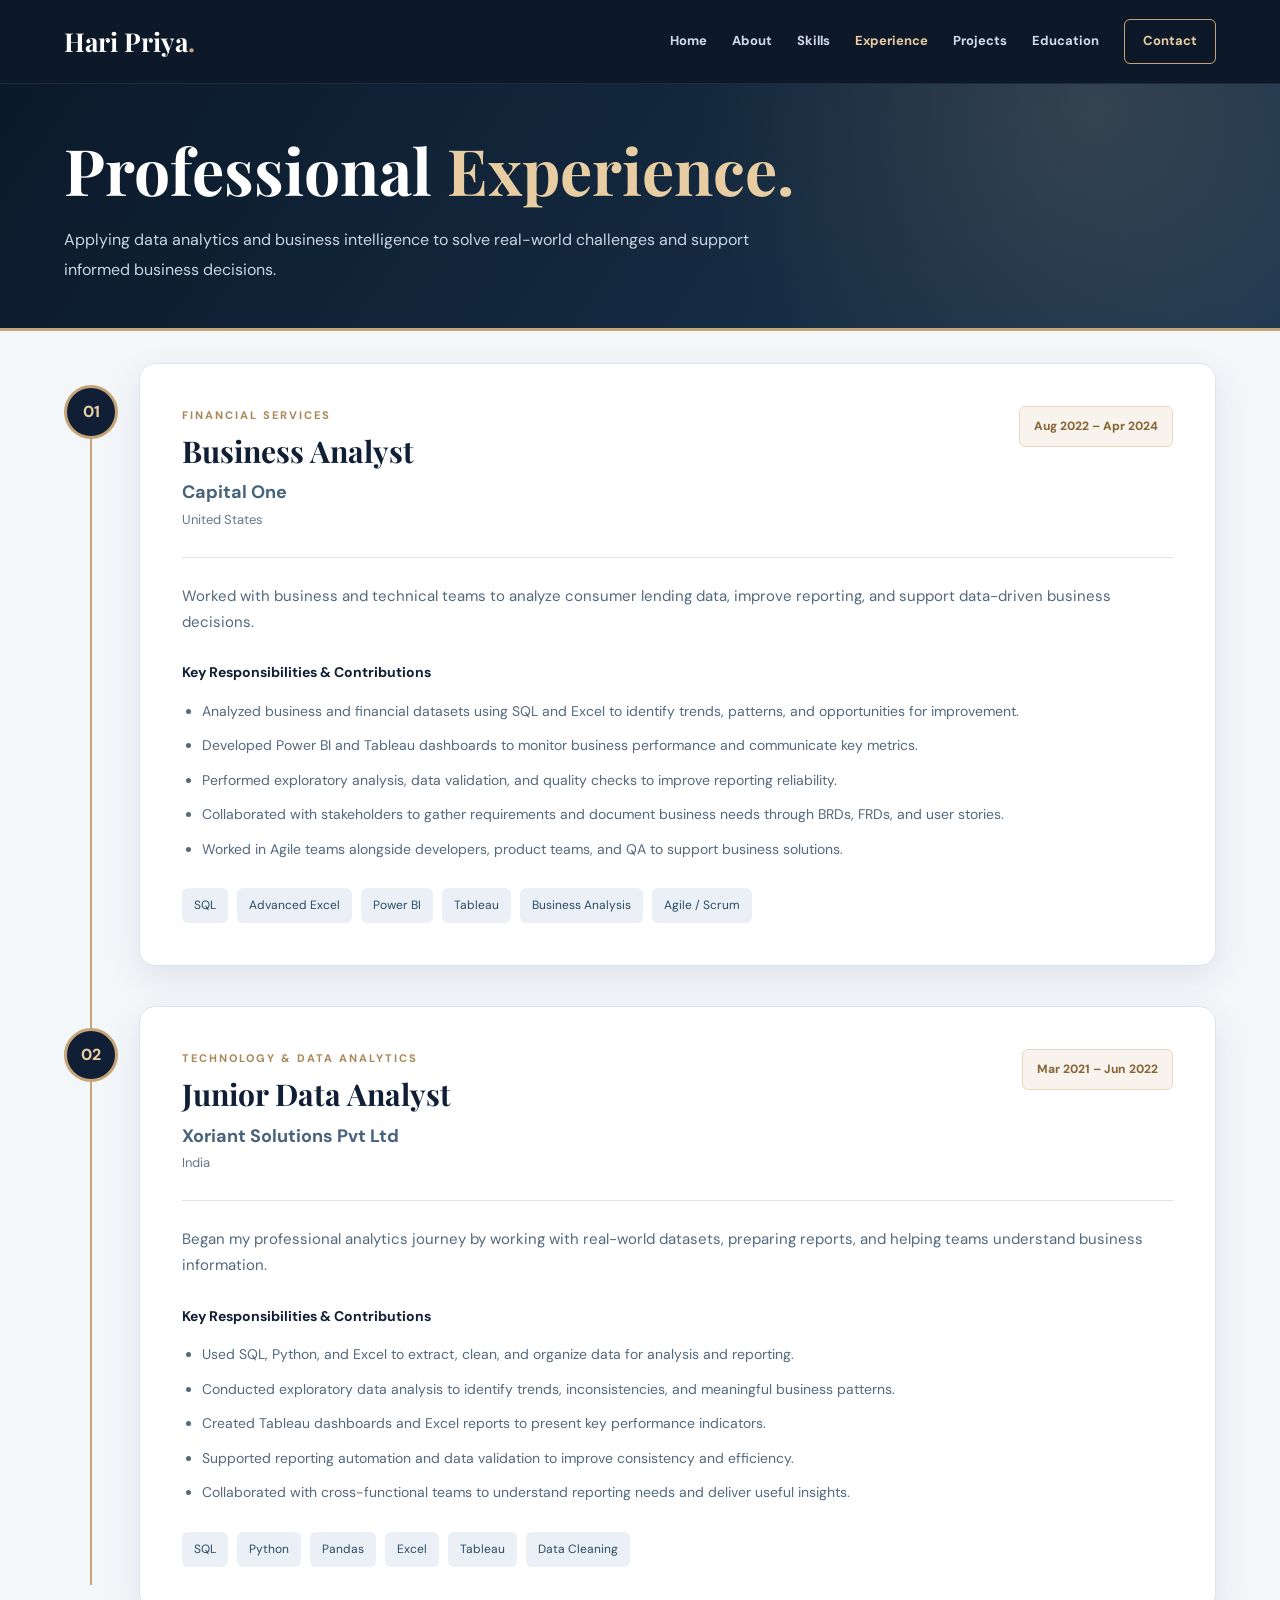
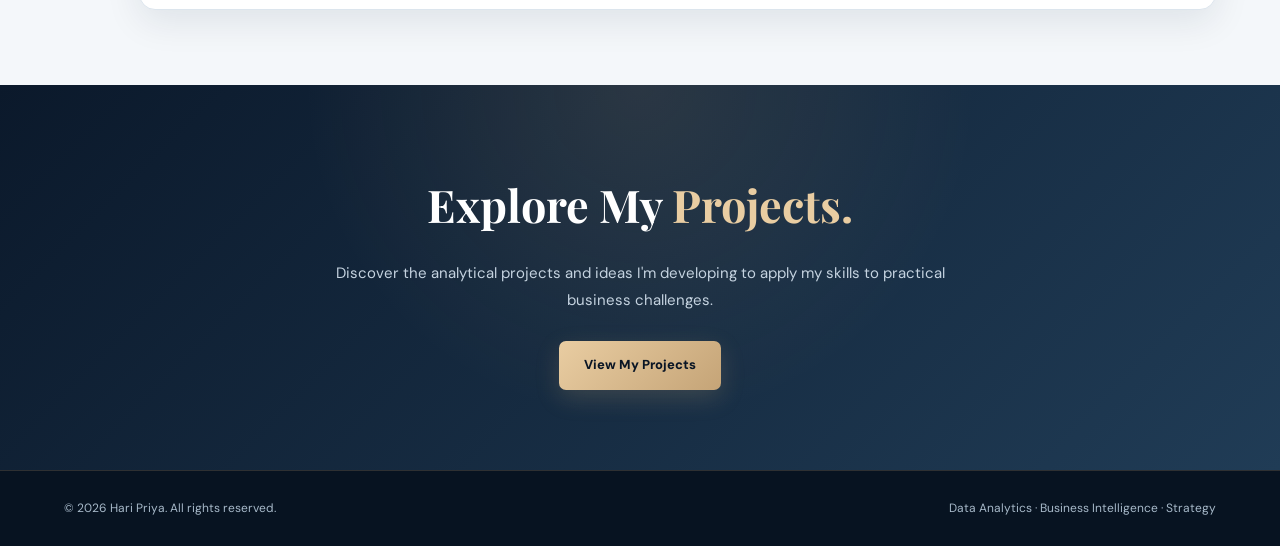
<file: experience.html>
<!DOCTYPE html>
<html lang="en">

<head>
  <meta charset="UTF-8">
  <meta name="viewport" content="width=device-width, initial-scale=1.0">

  <meta name="description"
        content="Professional experience of Hari Priya in data analytics and business analysis.">

  <title>Professional Experience | Hari Priya</title>

  <link rel="stylesheet" href="style.css">

  <style>
    /* Experience page only */
    .experience-page .page-banner {
      padding: 48px 0 42px;
    }

    .experience-page .page-banner h1 {
      margin-bottom: 16px;
    }

    .experience-page .experience-section {
      padding: 32px 0 75px;
    }

    .experience-page .experience-timeline {
      margin-top: 0;
    }

    .experience-page .experience-item:last-child {
      margin-bottom: 0;
    }

    @media (max-width: 600px) {
      .experience-page .page-banner {
        padding: 38px 0 32px;
      }

      .experience-page .experience-section {
        padding: 24px 0 55px;
      }
    }
  </style>
</head>

<body class="experience-page">

  <!-- NAVIGATION -->
  <header class="header">
    <nav class="navbar container">

      <a href="index.html" class="logo">
        Hari Priya<span>.</span>
      </a>

      <button class="menu-toggle"
              aria-label="Toggle navigation"
              aria-expanded="false">
        ☰
      </button>

      <div class="nav-links" id="navLinks">
        <a href="index.html">Home</a>
        <a href="about.html">About</a>
        <a href="professionalskills.html">Skills</a>
        <a href="experience.html" class="active">Experience</a>
        <a href="projects.html">Projects</a>
        <a href="education.html">Education</a>
        <a href="contact.html" class="nav-contact">Contact</a>
      </div>

    </nav>
  </header>

  <main>

    <!-- SINGLE MAIN HEADING -->
    <section class="page-banner">
      <div class="container">

        <h1>
          Professional <span>Experience.</span>
        </h1>

        <p>
          Applying data analytics and business intelligence
          to solve real-world challenges and support
          informed business decisions.
        </p>

      </div>
    </section>

    <!-- EXPERIENCE TIMELINE -->
    <section class="section experience-section">
      <div class="container">

        <div class="experience-timeline">

          <!-- CAPITAL ONE -->
          <article class="experience-item">

            <div class="experience-marker">01</div>

            <div class="experience-card">

              <div class="experience-header">

                <div>
                  <p class="experience-category">
                    FINANCIAL SERVICES
                  </p>

                  <h3>Business Analyst</h3>

                  <h4>Capital One</h4>

                  <p class="experience-location">
                    United States
                  </p>
                </div>

                <span class="experience-date">
                  Aug 2022 – Apr 2024
                </span>

              </div>

              <p class="experience-overview">
                Worked with business and technical teams
                to analyze consumer lending data,
                improve reporting, and support
                data-driven business decisions.
              </p>

              <h5>Key Responsibilities & Contributions</h5>

              <ul class="experience-list">
                <li>
                  Analyzed business and financial datasets
                  using SQL and Excel to identify trends,
                  patterns, and opportunities for improvement.
                </li>

                <li>
                  Developed Power BI and Tableau dashboards
                  to monitor business performance and
                  communicate key metrics.
                </li>

                <li>
                  Performed exploratory analysis,
                  data validation, and quality checks
                  to improve reporting reliability.
                </li>

                <li>
                  Collaborated with stakeholders to
                  gather requirements and document
                  business needs through BRDs,
                  FRDs, and user stories.
                </li>

                <li>
                  Worked in Agile teams alongside
                  developers, product teams, and QA
                  to support business solutions.
                </li>
              </ul>

              <div class="experience-tools">
                <span>SQL</span>
                <span>Advanced Excel</span>
                <span>Power BI</span>
                <span>Tableau</span>
                <span>Business Analysis</span>
                <span>Agile / Scrum</span>
              </div>

            </div>
          </article>

          <!-- XORIANT SOLUTIONS -->
          <article class="experience-item">

            <div class="experience-marker">02</div>

            <div class="experience-card">

              <div class="experience-header">

                <div>
                  <p class="experience-category">
                    TECHNOLOGY & DATA ANALYTICS
                  </p>

                  <h3>Junior Data Analyst</h3>

                  <h4>Xoriant Solutions Pvt Ltd</h4>

                  <p class="experience-location">
                    India
                  </p>
                </div>

                <span class="experience-date">
                  Mar 2021 – Jun 2022
                </span>

              </div>

              <p class="experience-overview">
                Began my professional analytics journey
                by working with real-world datasets,
                preparing reports, and helping teams
                understand business information.
              </p>

              <h5>Key Responsibilities & Contributions</h5>

              <ul class="experience-list">
                <li>
                  Used SQL, Python, and Excel to
                  extract, clean, and organize data
                  for analysis and reporting.
                </li>

                <li>
                  Conducted exploratory data analysis
                  to identify trends, inconsistencies,
                  and meaningful business patterns.
                </li>

                <li>
                  Created Tableau dashboards and
                  Excel reports to present key
                  performance indicators.
                </li>

                <li>
                  Supported reporting automation
                  and data validation to improve
                  consistency and efficiency.
                </li>

                <li>
                  Collaborated with cross-functional
                  teams to understand reporting needs
                  and deliver useful insights.
                </li>
              </ul>

              <div class="experience-tools">
                <span>SQL</span>
                <span>Python</span>
                <span>Pandas</span>
                <span>Excel</span>
                <span>Tableau</span>
                <span>Data Cleaning</span>
              </div>

            </div>
          </article>

        </div>

      </div>
    </section>

    <!-- NEXT PAGE -->
    <section class="page-cta">
      <div class="container">

        <h2>
          Explore My <span>Projects.</span>
        </h2>

        <p>
          Discover the analytical projects and
          ideas I'm developing to apply my
          skills to practical business challenges.
        </p>

        <a href="projects.html" class="btn btn-gold">
          View My Projects
        </a>

      </div>
    </section>

  </main>

  <!-- FOOTER -->
  <footer>
    <div class="container footer-content">

      <p>
        © <span id="year"></span>
        Hari Priya. All rights reserved.
      </p>

      <p>
        Data Analytics · Business Intelligence · Strategy
      </p>

    </div>
  </footer>

  <script src="script.js"></script>

</body>
</html>
</file>
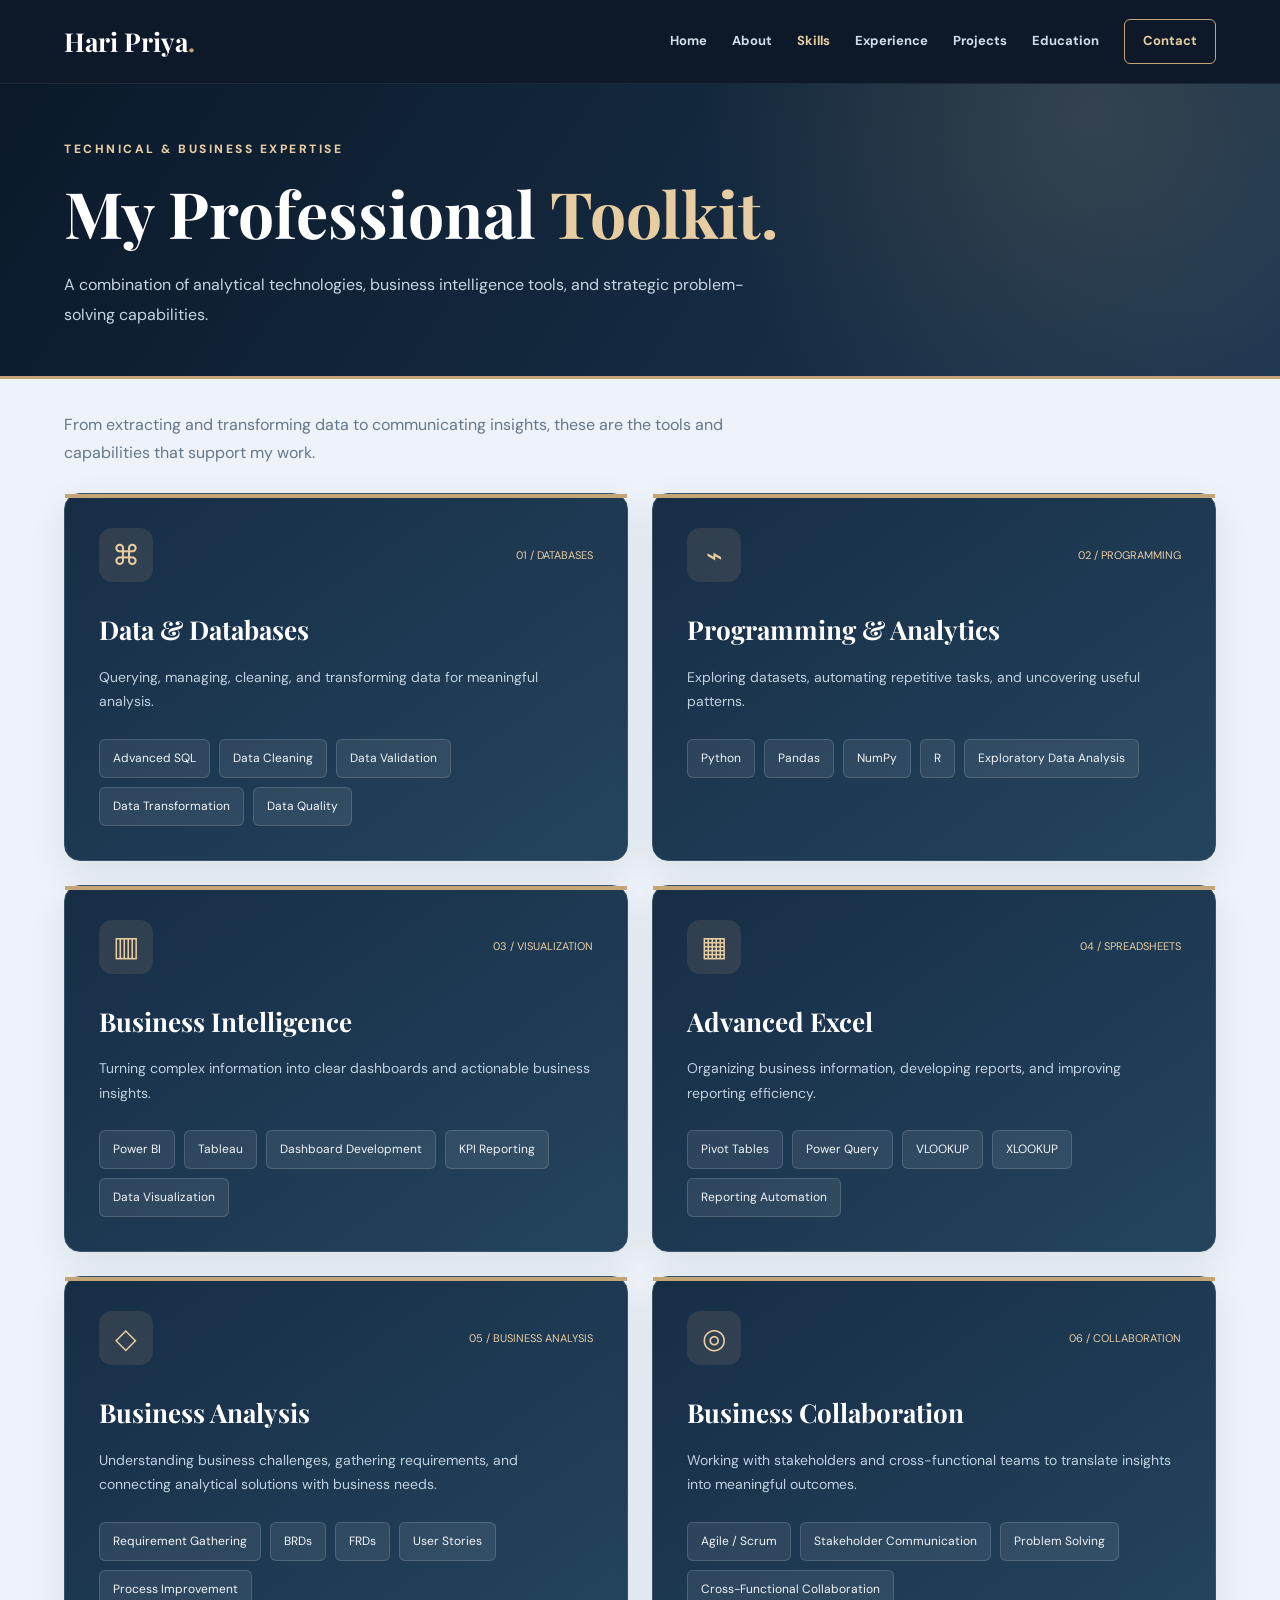
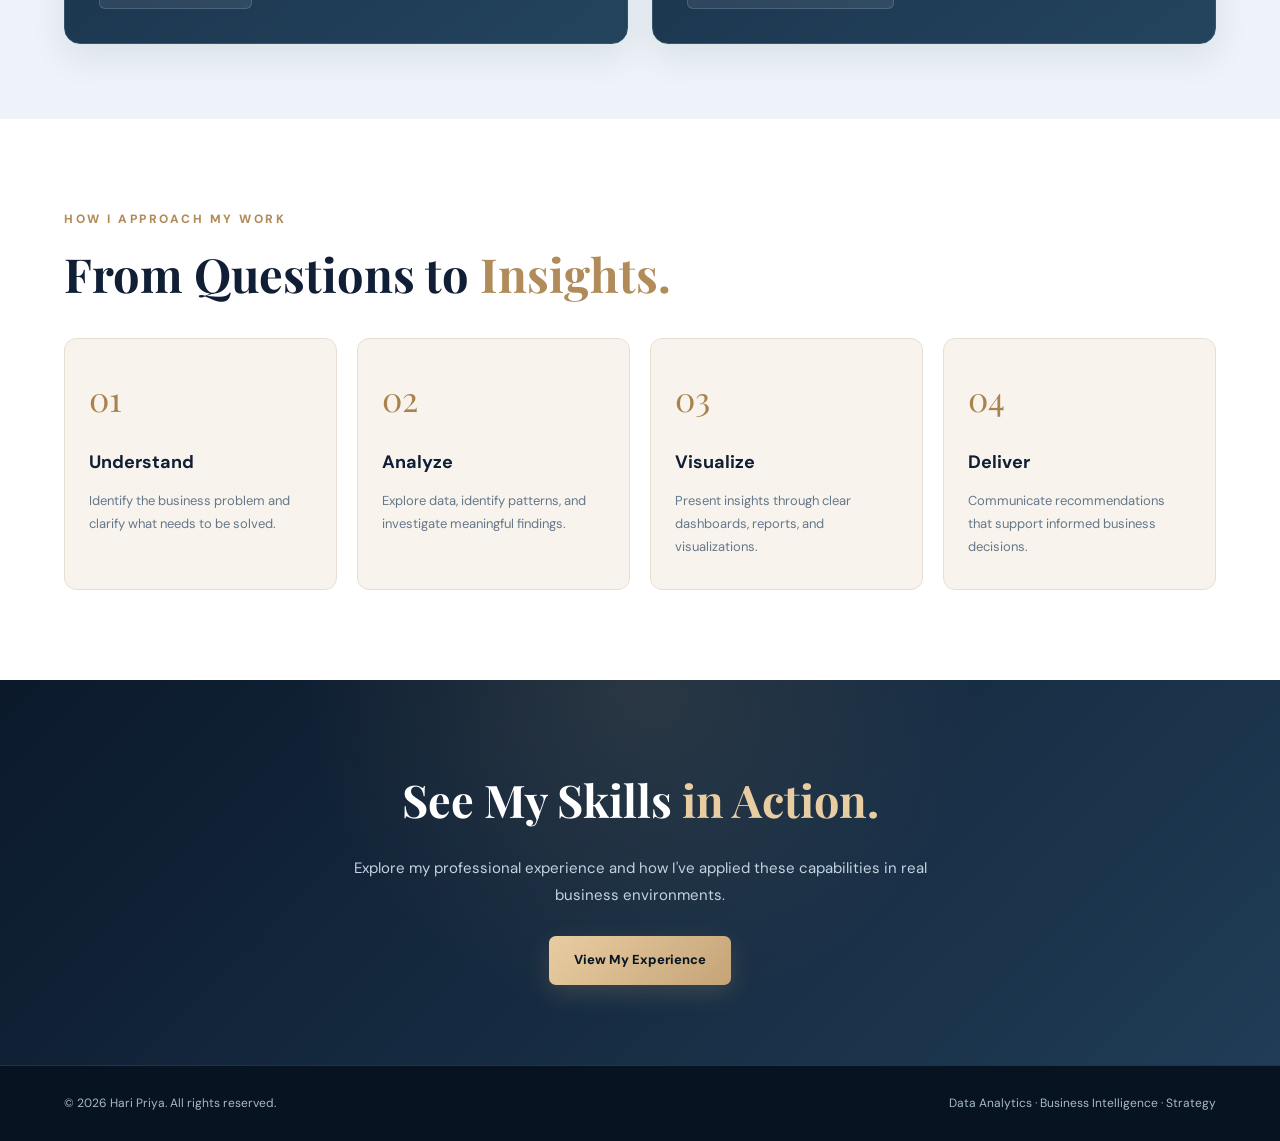
<file: professionalskills.html>
<!DOCTYPE html>
<html lang="en">
<head>
  <meta charset="UTF-8">
  <meta name="viewport" content="width=device-width, initial-scale=1.0">
  <meta name="description" content="Professional skills of Hari Priya, Data and Business Analyst.">
  <title>Professional Skills | Hari Priya</title>
  <link rel="stylesheet" href="style.css">
</head>

<body>

  <header class="header">
    <nav class="navbar container">

      <a href="index.html" class="logo">
        Hari Priya<span>.</span>
      </a>

      <button class="menu-toggle"
              aria-label="Toggle navigation"
              aria-expanded="false">
        ☰
      </button>

      <div class="nav-links" id="navLinks">
        <a href="index.html">Home</a>
        <a href="about.html">About</a>
        <a href="professionalskills.html" class="active">Skills</a>
        <a href="experience.html">Experience</a>
        <a href="projects.html">Projects</a>
        <a href="education.html">Education</a>
        <a href="contact.html" class="nav-contact">Contact</a>
      </div>

    </nav>
  </header>

  <main>

    <!-- ONE MAIN HEADING -->
    <section class="page-banner">
      <div class="container">

        <p class="section-label">
          TECHNICAL & BUSINESS EXPERTISE
        </p>

        <h1>
          My Professional <span>Toolkit.</span>
        </h1>

        <p>
          A combination of analytical technologies,
          business intelligence tools, and strategic
          problem-solving capabilities.
        </p>

      </div>
    </section>

    <!-- SKILLS SECTION -->
    <section class="section toolkit-section">
      <div class="container">

        <p class="section-subtitle">
          From extracting and transforming data to
          communicating insights, these are the tools
          and capabilities that support my work.
        </p>

        <div class="toolkit-grid">

          <!-- DATABASES -->
          <article class="toolkit-card">
            <div class="toolkit-top">
              <span class="toolkit-icon">⌘</span>
              <span class="toolkit-number">01 / DATABASES</span>
            </div>

            <h3>Data & Databases</h3>

            <p>
              Querying, managing, cleaning, and
              transforming data for meaningful analysis.
            </p>

            <div class="toolkit-tags">
              <span>Advanced SQL</span>
              <span>Data Cleaning</span>
              <span>Data Validation</span>
              <span>Data Transformation</span>
              <span>Data Quality</span>
            </div>
          </article>

          <!-- PROGRAMMING -->
          <article class="toolkit-card">
            <div class="toolkit-top">
              <span class="toolkit-icon">⌁</span>
              <span class="toolkit-number">02 / PROGRAMMING</span>
            </div>

            <h3>Programming & Analytics</h3>

            <p>
              Exploring datasets, automating repetitive
              tasks, and uncovering useful patterns.
            </p>

            <div class="toolkit-tags">
              <span>Python</span>
              <span>Pandas</span>
              <span>NumPy</span>
              <span>R</span>
              <span>Exploratory Data Analysis</span>
            </div>
          </article>

          <!-- VISUALIZATION -->
          <article class="toolkit-card">
            <div class="toolkit-top">
              <span class="toolkit-icon">▥</span>
              <span class="toolkit-number">03 / VISUALIZATION</span>
            </div>

            <h3>Business Intelligence</h3>

            <p>
              Turning complex information into clear
              dashboards and actionable business insights.
            </p>

            <div class="toolkit-tags">
              <span>Power BI</span>
              <span>Tableau</span>
              <span>Dashboard Development</span>
              <span>KPI Reporting</span>
              <span>Data Visualization</span>
            </div>
          </article>

          <!-- EXCEL -->
          <article class="toolkit-card">
            <div class="toolkit-top">
              <span class="toolkit-icon">▦</span>
              <span class="toolkit-number">04 / SPREADSHEETS</span>
            </div>

            <h3>Advanced Excel</h3>

            <p>
              Organizing business information,
              developing reports, and improving
              reporting efficiency.
            </p>

            <div class="toolkit-tags">
              <span>Pivot Tables</span>
              <span>Power Query</span>
              <span>VLOOKUP</span>
              <span>XLOOKUP</span>
              <span>Reporting Automation</span>
            </div>
          </article>

          <!-- BUSINESS ANALYSIS -->
          <article class="toolkit-card">
            <div class="toolkit-top">
              <span class="toolkit-icon">◇</span>
              <span class="toolkit-number">05 / BUSINESS ANALYSIS</span>
            </div>

            <h3>Business Analysis</h3>

            <p>
              Understanding business challenges,
              gathering requirements, and connecting
              analytical solutions with business needs.
            </p>

            <div class="toolkit-tags">
              <span>Requirement Gathering</span>
              <span>BRDs</span>
              <span>FRDs</span>
              <span>User Stories</span>
              <span>Process Improvement</span>
            </div>
          </article>

          <!-- COLLABORATION -->
          <article class="toolkit-card">
            <div class="toolkit-top">
              <span class="toolkit-icon">◎</span>
              <span class="toolkit-number">06 / COLLABORATION</span>
            </div>

            <h3>Business Collaboration</h3>

            <p>
              Working with stakeholders and
              cross-functional teams to translate
              insights into meaningful outcomes.
            </p>

            <div class="toolkit-tags">
              <span>Agile / Scrum</span>
              <span>Stakeholder Communication</span>
              <span>Problem Solving</span>
              <span>Cross-Functional Collaboration</span>
            </div>
          </article>

        </div>
      </div>
    </section>

    <!-- WORKFLOW -->
    <section class="section workflow-section">
      <div class="container">

        <p class="section-label">
          HOW I APPROACH MY WORK
        </p>

        <h2 class="section-title">
          From Questions to <span>Insights.</span>
        </h2>

        <div class="workflow-grid">

          <article class="workflow-card">
            <span>01</span>
            <h3>Understand</h3>
            <p>
              Identify the business problem and
              clarify what needs to be solved.
            </p>
          </article>

          <article class="workflow-card">
            <span>02</span>
            <h3>Analyze</h3>
            <p>
              Explore data, identify patterns,
              and investigate meaningful findings.
            </p>
          </article>

          <article class="workflow-card">
            <span>03</span>
            <h3>Visualize</h3>
            <p>
              Present insights through clear
              dashboards, reports, and visualizations.
            </p>
          </article>

          <article class="workflow-card">
            <span>04</span>
            <h3>Deliver</h3>
            <p>
              Communicate recommendations that
              support informed business decisions.
            </p>
          </article>

        </div>
      </div>
    </section>

    <!-- CALL TO ACTION -->
    <section class="page-cta">
      <div class="container">

        <h2>
          See My Skills <span>in Action.</span>
        </h2>

        <p>
          Explore my professional experience and
          how I've applied these capabilities
          in real business environments.
        </p>

        <a href="experience.html" class="btn btn-gold">
          View My Experience
        </a>

      </div>
    </section>

  </main>

  <footer>
    <div class="container footer-content">

      <p>
        © <span id="year"></span>
        Hari Priya. All rights reserved.
      </p>

      <p>
        Data Analytics · Business Intelligence · Strategy
      </p>

    </div>
  </footer>

  <script src="script.js"></script>

</body>
</html>
</file>
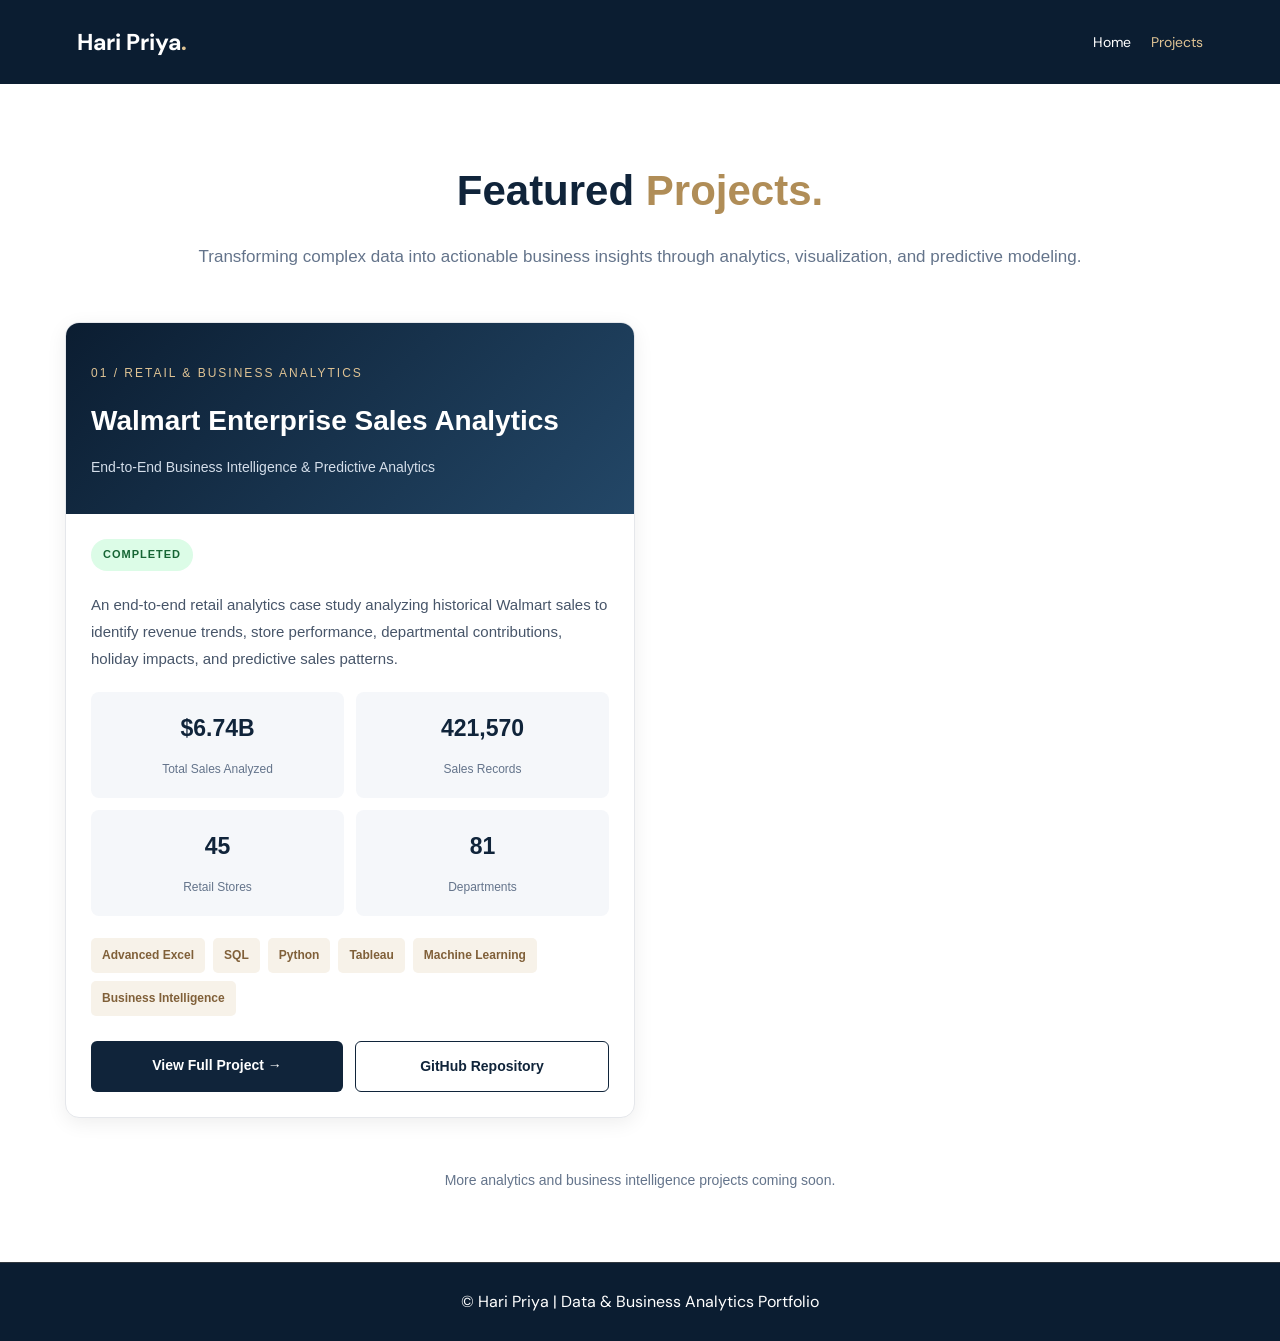
<file: projects.html>
<!DOCTYPE html>
<html lang="en">
<head>
    <meta charset="UTF-8">
    <meta name="viewport" content="width=device-width, initial-scale=1.0">
    <title>Projects | Hari Priya</title>
    <link rel="stylesheet" href="style.css">

    <style>
        .project-gallery {
            max-width: 1200px;
            margin: 0 auto;
            padding: 70px 25px;
            font-family: Arial, sans-serif;
        }

        .gallery-heading {
            text-align: center;
            margin-bottom: 50px;
        }

        .gallery-heading h1 {
            font-size: 42px;
            color: #10243a;
            margin-bottom: 15px;
        }

        .gallery-heading h1 span {
            color: #b08d57;
        }

        .gallery-heading p {
            color: #64748b;
            font-size: 17px;
            line-height: 1.7;
        }

        .projects-grid {
            display: grid;
            grid-template-columns: repeat(auto-fit, minmax(min(340px, 100%), 1fr));
            gap: 30px;
            align-items: start;
        }

        .portfolio-project-card {
            background: #ffffff;
            border: 1px solid #e5e7eb;
            border-radius: 14px;
            overflow: hidden;
            box-shadow: 0 5px 20px rgba(0,0,0,0.07);
            transition: transform 0.3s, box-shadow 0.3s;
            max-width: 570px;
        }

        .portfolio-project-card:hover {
            transform: translateY(-6px);
            box-shadow: 0 12px 30px rgba(0,0,0,0.12);
        }

        .project-banner {
            background: linear-gradient(135deg, #0b1d31, #234767);
            padding: 35px 25px;
            color: white;
        }

        .project-banner small {
            color: #dfc394;
            letter-spacing: 2px;
            font-size: 12px;
        }

        .project-banner h2 {
            font-size: 28px;
            line-height: 1.4;
            color: white;
            margin: 15px 0;
        }

        .project-banner p {
            color: #d4deea;
            font-size: 14px;
        }

        .project-content {
            padding: 25px;
        }

        .project-status {
            display: inline-block;
            color: #166534;
            background: #dcfce7;
            padding: 6px 12px;
            border-radius: 20px;
            font-size: 11px;
            font-weight: bold;
            letter-spacing: 1px;
        }

        .project-description {
            color: #475569;
            line-height: 1.8;
            font-size: 15px;
            margin: 20px 0;
        }

        .project-metrics {
            display: grid;
            grid-template-columns: repeat(2, 1fr);
            gap: 12px;
            margin: 20px 0;
        }

        .project-metric {
            background: #f5f7fa;
            border-radius: 8px;
            padding: 16px 8px;
            text-align: center;
        }

        .project-metric strong {
            display: block;
            color: #10243a;
            font-size: 23px;
            margin-bottom: 6px;
        }

        .project-metric span {
            color: #64748b;
            font-size: 12px;
        }

        .project-tools {
            display: flex;
            flex-wrap: wrap;
            gap: 8px;
            margin: 22px 0;
        }

        .project-tools span {
            background: #f7f2e9;
            color: #806039;
            padding: 7px 11px;
            border-radius: 5px;
            font-size: 12px;
            font-weight: 600;
        }

        .project-actions {
            display: flex;
            flex-wrap: wrap;
            gap: 12px;
            margin-top: 25px;
        }

        .project-primary,
        .project-secondary {
            display: inline-block;
            padding: 12px 18px;
            border-radius: 6px;
            text-decoration: none;
            font-size: 14px;
            font-weight: 600;
            text-align: center;
            flex: 1;
        }

        .project-primary {
            background: #10243a;
            color: #ffffff;
        }

        .project-secondary {
            border: 1px solid #10243a;
            color: #10243a;
        }

        .project-primary:hover {
            background: #b08d57;
            color: white;
        }

        .project-secondary:hover {
            background: #f1f5f9;
        }

        .gallery-footer {
            text-align: center;
            margin-top: 50px;
            color: #64748b;
            font-size: 14px;
        }

        .gallery-navigation {
            background: #0b1d31;
            padding: 22px 6%;
            display: flex;
            align-items: center;
            justify-content: space-between;
            flex-wrap: wrap;
            gap: 20px;
        }

        .gallery-brand {
            color: #ffffff;
            font-size: 23px;
            font-weight: bold;
            text-decoration: none;
        }

        .gallery-brand span {
            color: #dfc394;
        }

        .gallery-nav-links {
            display: flex;
            flex-wrap: wrap;
            gap: 20px;
        }

        .gallery-nav-links a {
            color: #ffffff;
            text-decoration: none;
            font-size: 14px;
        }

        .gallery-nav-links a:hover,
        .gallery-nav-links .current-page {
            color: #dfc394;
        }

        @media (max-width: 600px) {
            .project-gallery {
                padding: 40px 16px;
            }

            .gallery-heading h1 {
                font-size: 32px;
            }

            .project-banner h2 {
                font-size: 24px;
            }

            .gallery-nav-links {
                gap: 12px;
            }
        }
    </style>
</head>

<body>

    <nav class="gallery-navigation">
        <a href="index.html" class="gallery-brand">
            Hari Priya<span>.</span>
        </a>

        <div class="gallery-nav-links">
            <a href="index.html">Home</a>
            <a href="projects.html" class="current-page">Projects</a>
        </div>
    </nav>

    <main class="project-gallery">

        <div class="gallery-heading">
            <h1>Featured <span>Projects.</span></h1>
            <p>
                Transforming complex data into actionable business insights
                through analytics, visualization, and predictive modeling.
            </p>
        </div>

        <div class="projects-grid">

            <!-- PROJECT 1: WALMART -->

            <article class="portfolio-project-card">

                <div class="project-banner">
                    <small>01 / RETAIL & BUSINESS ANALYTICS</small>

                    <h2>Walmart Enterprise Sales Analytics</h2>

                    <p>End-to-End Business Intelligence & Predictive Analytics</p>
                </div>

                <div class="project-content">

                    <span class="project-status">COMPLETED</span>

                    <p class="project-description">
                        An end-to-end retail analytics case study analyzing
                        historical Walmart sales to identify revenue trends,
                        store performance, departmental contributions,
                        holiday impacts, and predictive sales patterns.
                    </p>

                    <div class="project-metrics">

                        <div class="project-metric">
                            <strong>$6.74B</strong>
                            <span>Total Sales Analyzed</span>
                        </div>

                        <div class="project-metric">
                            <strong>421,570</strong>
                            <span>Sales Records</span>
                        </div>

                        <div class="project-metric">
                            <strong>45</strong>
                            <span>Retail Stores</span>
                        </div>

                        <div class="project-metric">
                            <strong>81</strong>
                            <span>Departments</span>
                        </div>

                    </div>

                    <div class="project-tools">
                        <span>Advanced Excel</span>
                        <span>SQL</span>
                        <span>Python</span>
                        <span>Tableau</span>
                        <span>Machine Learning</span>
                        <span>Business Intelligence</span>
                    </div>

                    <div class="project-actions">

                        <a href="walmart.html" class="project-primary">
                            View Full Project &rarr;
                        </a>

                        <a href="https://github.com/haripriya-portfolio/walmart-sales-analytics"
                           target="_blank"
                           rel="noopener noreferrer"
                           class="project-secondary">
                            GitHub Repository
                        </a>

                    </div>

                </div>

            </article>

            <!-- ADD FUTURE PROJECT CARDS HERE -->

        </div>

        <div class="gallery-footer">
            More analytics and business intelligence projects coming soon.
        </div>

    </main>

    <footer style="text-align:center; padding:25px; background:#0b1d31; color:#ffffff;">
        &copy; Hari Priya | Data & Business Analytics Portfolio
    </footer>

</body>
</html>
</file>
<file: style.css>
@import url('https://fonts.googleapis.com/css2?family=DM+Sans:wght@400;500;600;700;800&family=Playfair+Display:wght@500;600;700&display=swap');

/* ==========================================
   GLOBAL STYLES
========================================== */

:root {
  --navy: #101f35;
  --navy-dark: #091525;
  --navy-mid: #1a3049;
  --slate: #294861;
  --gold: #c5a477;
  --gold-light: #e9cda2;
  --cream: #f8f4ed;
  --white: #ffffff;
  --light: #f0f4f8;
  --light-blue: #e6edf4;
  --text: #26384a;
  --muted: #65778a;
  --border: #dce5ed;
  --shadow: 0 12px 36px rgba(16,31,53,0.09);
}

* {
  margin: 0;
  padding: 0;
  box-sizing: border-box;
}

html {
  scroll-behavior: smooth;
}

body {
  font-family: 'DM Sans', Arial, sans-serif;
  background: var(--white);
  color: var(--text);
  line-height: 1.75;
  -webkit-font-smoothing: antialiased;
}

a {
  text-decoration: none;
  color: inherit;
}

button {
  font: inherit;
}

img {
  max-width: 100%;
  display: block;
}

ul {
  padding-left: 20px;
}

.container {
  width: min(1160px, 90%);
  margin: 0 auto;
}

.section {
  padding: 90px 0;
}

.section-label {
  color: #b18b59;
  font-size: 12px;
  font-weight: 800;
  letter-spacing: 2.5px;
  text-transform: uppercase;
  margin-bottom: 15px;
}

.section-title {
  font-family: 'Playfair Display', Georgia, serif;
  font-size: clamp(32px, 4vw, 47px);
  line-height: 1.25;
  color: var(--navy);
  margin-bottom: 22px;
}

.section-title span {
  color: #b18b59;
}

.section-subtitle {
  max-width: 730px;
  color: var(--muted);
  font-size: 16px;
  line-height: 1.9;
  margin-bottom: 45px;
}

/* ==========================================
   NAVIGATION
========================================== */

.header {
  position: sticky;
  top: 0;
  z-index: 1000;
  background: rgba(9,21,37,0.98);
  border-bottom: 1px solid rgba(255,255,255,0.08);
  backdrop-filter: blur(14px);
}

.navbar {
  min-height: 83px;
  display: flex;
  align-items: center;
  justify-content: space-between;
  gap: 24px;
}

.logo {
  font-family: 'Playfair Display', Georgia, serif;
  color: #ffffff;
  font-size: 26px;
  font-weight: 700;
  white-space: nowrap;
}

.logo span {
  color: var(--gold);
}

.nav-links {
  display: flex;
  align-items: center;
  gap: 25px;
}

.nav-links a {
  color: #d3dce7;
  font-size: 13px;
  font-weight: 700;
  white-space: nowrap;
  transition: color 0.25s ease;
}

.nav-links a:hover,
.nav-links a.active {
  color: var(--gold-light);
}

.nav-links .nav-contact {
  padding: 10px 18px;
  border: 1px solid var(--gold);
  border-radius: 6px;
  color: var(--gold-light);
}

.nav-links .nav-contact:hover,
.nav-links .nav-contact.active {
  background: var(--gold);
  color: var(--navy-dark);
}

.menu-toggle {
  display: none;
  background: transparent;
  color: #ffffff;
  border: 1px solid rgba(255,255,255,0.25);
  border-radius: 6px;
  padding: 6px 12px;
  font-size: 23px;
  cursor: pointer;
}

/* ==========================================
   BUTTONS
========================================== */

.btn {
  display: inline-flex;
  align-items: center;
  justify-content: center;
  min-height: 49px;
  padding: 13px 25px;
  border-radius: 7px;
  font-size: 13px;
  font-weight: 800;
  transition: transform 0.25s, box-shadow 0.25s;
}

.btn:hover {
  transform: translateY(-3px);
}

.btn-gold {
  background: linear-gradient(135deg,#e9cda2,#c5a477);
  color: var(--navy-dark);
  box-shadow: 0 8px 24px rgba(197,164,119,0.2);
}

.btn-outline {
  border: 1px solid var(--gold-light);
  color: var(--gold-light);
  background: transparent;
}

/* ==========================================
   ABOUT PAGE HERO
========================================== */

.about-hero {
  position: relative;
  overflow: hidden;
  padding: 85px 0 90px;
  text-align: center;
  background:
    radial-gradient(
      circle at 50% 0%,
      rgba(197,164,119,0.17),
      transparent 50%
    ),
    linear-gradient(135deg,#091525,#1b3650);
  border-bottom: 3px solid var(--gold);
}

.about-hero::after {
  content: "";
  position: absolute;
  width: 350px;
  height: 350px;
  right: -120px;
  bottom: -220px;
  border: 1px solid rgba(197,164,119,0.22);
  border-radius: 50%;
  pointer-events: none;
}

.about-eyebrow {
  color: var(--gold-light);
  font-size: 11px;
  font-weight: 800;
  letter-spacing: 3px;
  margin-bottom: 20px;
}

.about-hero h1 {
  font-family: 'Playfair Display', Georgia, serif;
  color: #ffffff;
  font-size: clamp(42px,5vw,66px);
  line-height: 1.2;
  margin-bottom: 17px;
}

.about-hero h1 span {
  color: var(--gold-light);
}

.about-hero-description {
  max-width: 620px;
  margin: 0 auto;
  color: #c9d8e5;
  font-size: 16px;
  line-height: 1.9;
}

/* ==========================================
   ABOUT STORY
========================================== */

.about-main {
  padding: 80px 0 90px;
  background:
    radial-gradient(
      circle at 5% 15%,
      rgba(197,164,119,0.11),
      transparent 35%
    ),
    linear-gradient(135deg,#f7f5f1,#e9f0f5);
}

.about-story-text {
  max-width: 850px;
  margin: 0 auto;
  padding: 0;
  border: none;
}

.about-story-text p {
  color: #344b60;
  font-size: 16px;
  line-height: 2;
  margin-bottom: 25px;
}

.about-story-text p:last-child {
  margin-bottom: 0;
}

.gold-highlight {
  color: #a1763c;
  font-weight: 800;
}

/* ==========================================
   ABOUT QUOTE
========================================== */

.about-quote {
  position: relative;
  max-width: 850px;
  margin: 60px auto 0;
  padding: 40px 55px;
  text-align: center;
  background: linear-gradient(135deg,#12283e,#203d55);
  border-radius: 14px;
  border: 1px solid rgba(197,164,119,0.55);
  box-shadow: 0 18px 45px rgba(16,31,53,0.16);
}

.quote-symbol {
  display: block;
  height: 48px;
  color: var(--gold-light);
  font-family: 'Playfair Display', Georgia, serif;
  font-size: 80px;
  line-height: 1;
}

.about-quote blockquote {
  max-width: 680px;
  margin: 5px auto 0;
  color: #ffffff;
  font-family: 'Playfair Display', Georgia, serif;
  font-size: clamp(21px,2.6vw,29px);
  line-height: 1.65;
  font-style: italic;
}

/* ==========================================
   SHARED PAGE BANNERS
========================================== */

.page-banner {
  padding: 90px 0;
  background:
    radial-gradient(
      circle at 85% 10%,
      rgba(197,164,119,0.17),
      transparent 35%
    ),
    linear-gradient(125deg,#0b192a,#1b3650);
  border-bottom: 3px solid var(--gold);
}

.page-banner .section-label {
  color: var(--gold-light);
}

.page-banner h1 {
  color: #ffffff;
  font-family: 'Playfair Display', Georgia, serif;
  font-size: clamp(40px,5vw,64px);
  line-height: 1.2;
  margin-bottom: 18px;
}

.page-banner h1 span {
  color: var(--gold-light);
}

.page-banner p:not(.section-label) {
  max-width: 700px;
  color: #c8d6e3;
  font-size: 16px;
  line-height: 1.9;
}

/* ==========================================
   PROFESSIONAL SKILLS SPACING FIX
   ONLY AFFECTS SKILLS PAGE
========================================== */

/* Shorter header */
body:has(.toolkit-section) .page-banner {
  padding-top: 55px;
  padding-bottom: 45px;
}

/* Bring skill content closer to header */
.toolkit-section {
  padding-top: 32px;
  padding-bottom: 75px;
  background: #edf3f8;
}

/* Reduce gap before cards */
.toolkit-section .section-subtitle {
  margin-bottom: 25px;
  line-height: 1.8;
}

/* ==========================================
   HOME PAGE
========================================== */

.hero {
  min-height: 690px;
  display: flex;
  align-items: center;
  background:
    radial-gradient(
      circle at 82% 20%,
      rgba(197,164,119,0.13),
      transparent 34%
    ),
    linear-gradient(
      135deg,
      #091525,
      #142b43 60%,
      #203c55
    );
}

.hero-grid {
  display: grid;
  grid-template-columns: 1.15fr 0.85fr;
  align-items: center;
  gap: 65px;
  padding: 100px 0;
}

.eyebrow {
  color: var(--gold-light);
  font-size: 11px;
  font-weight: 800;
  letter-spacing: 2px;
  margin-bottom: 25px;
}

.hero h1 {
  font-family: 'Playfair Display', Georgia, serif;
  color: #ffffff;
  font-size: clamp(48px,5.4vw,78px);
  line-height: 1.13;
  margin-bottom: 16px;
}

.hero h1 span {
  color: var(--gold-light);
}

.hero h2 {
  color: #e5edf5;
  font-size: 23px;
  font-weight: 500;
  margin-bottom: 23px;
}

.hero-description {
  color: #c3d0dd;
  font-size: 16px;
  line-height: 1.95;
  margin-bottom: 34px;
}

.hero-actions {
  display: flex;
  flex-wrap: wrap;
  gap: 15px;
}

.hero-stats {
  display: flex;
  flex-wrap: wrap;
  gap: 35px;
  padding-top: 35px;
  margin-top: 42px;
  border-top: 1px solid rgba(255,255,255,0.13);
}

.hero-stats strong {
  display: block;
  color: var(--gold-light);
  font-size: 23px;
}

.hero-stats span {
  color: #b9c9d7;
  font-size: 11px;
}

.hero-visual {
  padding: 30px;
  border: 1px solid rgba(197,164,119,0.32);
  border-radius: 18px;
  background: linear-gradient(145deg,#234158,#0e1e31);
  box-shadow: 0 30px 65px rgba(0,0,0,0.25);
}

.visual-heading {
  color: var(--gold-light);
  font-size: 11px;
  font-weight: 800;
  letter-spacing: 1.5px;
  margin-bottom: 25px;
}

.hero-visual h3 {
  color: #ffffff;
  font-family: 'Playfair Display', Georgia, serif;
  font-size: 25px;
}

.visual-bars {
  height: 230px;
  display: flex;
  align-items: flex-end;
  justify-content: space-between;
  gap: 12px;
  margin-top: 25px;
  border-bottom: 1px solid rgba(255,255,255,0.22);
}

.visual-bars div {
  flex: 1;
  max-width: 40px;
  background: linear-gradient(to top,#8f704a,#e6c694);
  border-radius: 5px 5px 0 0;
}

.visual-footer {
  display: flex;
  justify-content: space-between;
  gap: 10px;
  color: #d6e1eb;
  font-size: 10px;
  margin-top: 20px;
}

.visual-note {
  color: #8ea5b8;
  font-size: 10px;
  margin-top: 15px;
}

/* ==========================================
   HIGHLIGHT CARDS
========================================== */

.highlights-section {
  background: #edf3f8;
}

.highlights-grid {
  display: grid;
  grid-template-columns: repeat(3,minmax(0,1fr));
  gap: 24px;
  margin-top: 35px;
}

.highlight-card {
  position: relative;
  background: #ffffff;
  padding: 32px 29px;
  border: 1px solid var(--border);
  border-radius: 13px;
  box-shadow: var(--shadow);
  transition: transform 0.3s;
}

.highlight-card:hover {
  transform: translateY(-6px);
}

.highlight-card::before {
  content: "";
  position: absolute;
  left: 0;
  top: 0;
  width: 5px;
  height: 100%;
  background: var(--gold);
}

.highlight-number {
  display: block;
  color: #b99667;
  font-family: 'Playfair Display', Georgia, serif;
  font-size: 34px;
  font-weight: 700;
  margin-bottom: 15px;
}

.highlight-card h3 {
  color: var(--navy);
  font-size: 19px;
  margin-bottom: 12px;
}

.highlight-card p {
  color: var(--muted);
  font-size: 14px;
  line-height: 1.9;
}

/* ==========================================
   SKILLS CARDS
========================================== */

.toolkit-grid {
  display: grid;
  grid-template-columns: repeat(2,minmax(0,1fr));
  gap: 24px;
}

.toolkit-card {
  position: relative;
  padding: 34px;
  background: linear-gradient(145deg,#172d46,#24445e);
  border: 1px solid #38546b;
  border-radius: 16px;
  box-shadow: var(--shadow);
}

.toolkit-card::before {
  content: "";
  position: absolute;
  top: 0;
  left: 0;
  width: 100%;
  height: 4px;
  background: var(--gold);
}

.toolkit-top {
  display: flex;
  align-items: center;
  justify-content: space-between;
  margin-bottom: 25px;
}

.toolkit-icon {
  display: flex;
  align-items: center;
  justify-content: center;
  width: 54px;
  height: 54px;
  background: rgba(197,164,119,0.14);
  border-radius: 13px;
  color: var(--gold-light);
  font-size: 28px;
}

.toolkit-number {
  color: var(--gold-light);
  font-size: 11px;
}

.toolkit-card h3 {
  color: #ffffff;
  font-family: 'Playfair Display', Georgia, serif;
  font-size: 26px;
  margin-bottom: 12px;
}

.toolkit-card > p {
  color: #c0d0df;
  font-size: 14px;
  margin-bottom: 25px;
}

.toolkit-tags {
  display: flex;
  flex-wrap: wrap;
  gap: 9px;
}

.toolkit-tags span {
  background: rgba(255,255,255,0.08);
  border: 1px solid rgba(255,255,255,0.15);
  color: #f0f4f8;
  padding: 8px 13px;
  border-radius: 6px;
  font-size: 12px;
}

/* ==========================================
   WORKFLOW
========================================== */

.workflow-section {
  background: #ffffff;
}

.workflow-grid {
  display: grid;
  grid-template-columns: repeat(4,minmax(0,1fr));
  gap: 20px;
  margin-top: 35px;
}

.workflow-card {
  background: var(--cream);
  border: 1px solid #e8dfd2;
  border-radius: 12px;
  padding: 30px 24px;
}

.workflow-card > span {
  display: block;
  color: #a9824e;
  font-family: 'Playfair Display', Georgia, serif;
  font-size: 34px;
  margin-bottom: 18px;
}

.workflow-card h3 {
  color: var(--navy);
  font-size: 18px;
  margin-bottom: 12px;
}

.workflow-card p {
  color: var(--muted);
  font-size: 13px;
}

/* ==========================================
   EXPERIENCE
========================================== */

.experience-section {
  background: #f4f7fa;
}

.experience-timeline {
  position: relative;
  margin-top: 50px;
  padding-left: 75px;
}

.experience-timeline::before {
  content: "";
  position: absolute;
  top: 22px;
  bottom: 25px;
  left: 26px;
  width: 2px;
  background: var(--gold);
}

.experience-item {
  position: relative;
  margin-bottom: 40px;
}

.experience-marker {
  position: absolute;
  left: -75px;
  top: 22px;
  width: 54px;
  height: 54px;
  display: flex;
  align-items: center;
  justify-content: center;
  background: var(--navy);
  border: 3px solid var(--gold);
  border-radius: 50%;
  color: var(--gold-light);
  font-weight: 800;
}

.experience-card {
  background: #ffffff;
  border: 1px solid var(--border);
  border-radius: 16px;
  padding: 42px;
  box-shadow: var(--shadow);
}

.experience-header {
  display: flex;
  justify-content: space-between;
  align-items: flex-start;
  gap: 25px;
  padding-bottom: 25px;
  border-bottom: 1px solid var(--border);
}

.experience-category {
  color: #ac895a;
  font-size: 11px;
  font-weight: 800;
  letter-spacing: 2px;
}

.experience-header h3 {
  color: var(--navy);
  font-family: 'Playfair Display', Georgia, serif;
  font-size: 30px;
}

.experience-header h4 {
  color: #47627b;
  font-size: 18px;
}

.experience-location {
  color: var(--muted);
  font-size: 13px;
}

.experience-date {
  flex-shrink: 0;
  padding: 9px 14px;
  background: var(--cream);
  border: 1px solid #e8d7be;
  border-radius: 6px;
  color: #886638;
  font-size: 12px;
  font-weight: 800;
}

.experience-overview {
  color: #53697d;
  font-size: 15px;
  margin: 25px 0;
}

.experience-card h5 {
  color: var(--navy);
  font-size: 14px;
  margin-bottom: 14px;
}

.experience-list {
  margin-bottom: 27px;
}

.experience-list li {
  color: #53697d;
  font-size: 14px;
  margin-bottom: 10px;
}

.experience-tools {
  display: flex;
  flex-wrap: wrap;
  gap: 9px;
}

.experience-tools span {
  padding: 7px 12px;
  border-radius: 6px;
  background: #eaf0f5;
  color: #2a4a65;
  font-size: 12px;
}

/* ==========================================
   PROJECTS
========================================== */

.projects-section {
  background: #eef3f7;
}

.projects-grid {
  display: grid;
  grid-template-columns: repeat(3,minmax(0,1fr));
  gap: 25px;
}

.project-card {
  display: flex;
  flex-direction: column;
  overflow: hidden;
  background: #ffffff;
  border: 1px solid var(--border);
  border-radius: 15px;
  box-shadow: var(--shadow);
}

.project-visual {
  height: 230px;
  padding: 25px;
  background: linear-gradient(135deg,#102239,#31536c);
}

.project-visual-content {
  height: 100%;
  display: flex;
  flex-direction: column;
}

.project-visual-label {
  color: var(--gold-light);
  font-size: 10px;
  letter-spacing: 1.5px;
}

.project-chart-bars {
  height: 115px;
  display: flex;
  align-items: flex-end;
  justify-content: space-around;
  gap: 10px;
  margin-top: 18px;
  border-bottom: 1px solid rgba(255,255,255,0.2);
}

.project-chart-bars span {
  flex: 1;
  max-width: 30px;
  background: linear-gradient(to top,#9b784e,#ead0a8);
  border-radius: 4px 4px 0 0;
}

.project-visual-footer {
  color: #e3eaf0;
  font-size: 10px;
  margin-top: auto;
}

.project-body {
  display: flex;
  flex-direction: column;
  flex: 1;
  padding: 27px;
}

.project-meta {
  display: flex;
  justify-content: space-between;
  gap: 10px;
  margin-bottom: 19px;
}

.project-status {
  background: #f5ead8;
  color: #8c6939;
  padding: 6px 9px;
  border-radius: 5px;
  font-size: 10px;
  font-weight: 800;
}

.project-index {
  color: #8493a2;
  font-size: 10px;
}

.project-body h3 {
  color: var(--navy);
  font-family: 'Playfair Display', Georgia, serif;
  font-size: 24px;
  margin-bottom: 14px;
}

.project-body p {
  color: var(--muted);
  font-size: 13px;
  margin-bottom: 22px;
}

.project-body h4 {
  color: var(--navy);
  font-size: 13px;
  margin-bottom: 12px;
}

.project-points {
  margin-bottom: 22px;
}

.project-points li {
  color: #53697d;
  font-size: 12px;
  margin-bottom: 6px;
}

.project-tags {
  display: flex;
  flex-wrap: wrap;
  gap: 7px;
  margin-top: auto;
}

.project-tags span {
  padding: 6px 9px;
  background: #eaf0f5;
  border-radius: 5px;
  color: #34516a;
  font-size: 11px;
}

.project-coming-soon {
  margin-top: 22px;
  padding-top: 17px;
  border-top: 1px solid var(--border);
  color: #98764b;
  font-size: 12px;
  font-weight: 800;
}

/* ==========================================
   EDUCATION
========================================== */

.education-section {
  background: #eef3f7;
}

.education-grid {
  display: grid;
  grid-template-columns: repeat(3,minmax(0,1fr));
  gap: 24px;
}

.education-card {
  position: relative;
  padding: 35px 30px;
  background: linear-gradient(145deg,#172d46,#274860);
  border: 1px solid #36536b;
  border-radius: 15px;
  box-shadow: var(--shadow);
}

.education-card::before {
  content: "";
  position: absolute;
  top: 0;
  left: 0;
  width: 100%;
  height: 5px;
  background: var(--gold);
}

.education-card-top {
  display: flex;
  justify-content: space-between;
  align-items: center;
  margin-bottom: 28px;
}

.education-icon {
  font-size: 30px;
}

.education-level {
  color: var(--gold-light);
  font-size: 10px;
  letter-spacing: 1.4px;
}

.education-card h3 {
  color: #d6e1eb;
  font-size: 15px;
}

.education-card h4 {
  color: #ffffff;
  font-family: 'Playfair Display', Georgia, serif;
  font-size: 23px;
  margin-bottom: 20px;
}

.education-university {
  color: var(--gold-light);
  font-size: 14px;
  font-weight: 800;
}

.education-location {
  color: #b8cbd9;
  font-size: 12px;
}

.education-divider {
  height: 1px;
  background: rgba(255,255,255,0.17);
  margin: 23px 0;
}

.education-details {
  display: flex;
  justify-content: space-between;
  gap: 10px;
  margin-bottom: 20px;
}

.education-details span {
  color: #c4d2de;
  font-size: 12px;
}

.education-details strong {
  color: var(--gold-light);
  font-size: 15px;
}

.education-description {
  color: #c6d4e0;
  font-size: 13px;
}

.certifications-section {
  background: #ffffff;
}

.certifications-grid {
  display: grid;
  grid-template-columns: repeat(2,minmax(0,1fr));
  gap: 24px;
}

.certification-card {
  display: flex;
  gap: 22px;
  background: var(--cream);
  border: 1px solid #e9dfd0;
  border-radius: 13px;
  padding: 32px;
}

.certification-icon {
  display: flex;
  align-items: center;
  justify-content: center;
  width: 55px;
  height: 55px;
  flex-shrink: 0;
  background: var(--navy);
  border-radius: 12px;
  color: var(--gold-light);
  font-size: 24px;
}

.certification-label {
  color: #a17b49;
  font-size: 10px;
  letter-spacing: 1.5px;
}

.certification-content h3 {
  color: var(--navy);
  font-size: 19px;
  margin: 10px 0 8px;
}

.certification-content p {
  color: var(--muted);
  font-size: 13px;
}

/* ==========================================
   CONTACT
========================================== */

.contact-section {
  background: #eef3f7;
}

.contact-grid {
  display: grid;
  grid-template-columns: 0.9fr 1.1fr;
  gap: 70px;
}

.contact-intro > p:not(.section-label) {
  color: #53697d;
  font-size: 15px;
  line-height: 2;
  margin-bottom: 22px;
}

.contact-availability {
  display: inline-flex;
  align-items: center;
  gap: 15px;
  padding: 14px 19px;
  background: #e3f0e8;
  border-radius: 8px;
  color: #2c6747;
  font-size: 13px;
  font-weight: 800;
}

.contact-cards {
  display: flex;
  flex-direction: column;
  gap: 18px;
}

.contact-card {
  display: flex;
  gap: 22px;
  padding: 27px;
  background: #ffffff;
  border: 1px solid var(--border);
  border-radius: 13px;
  box-shadow: var(--shadow);
}

.contact-card-icon {
  display: flex;
  align-items: center;
  justify-content: center;
  width: 55px;
  height: 55px;
  flex-shrink: 0;
  background: var(--navy);
  border-radius: 11px;
  color: var(--gold-light);
  font-size: 22px;
}

.contact-card-label {
  color: #a58150;
  font-size: 10px;
  letter-spacing: 1.7px;
}

.contact-card h3 {
  color: var(--navy);
  font-size: 19px;
  margin: 8px 0;
}

.contact-card p {
  color: var(--muted);
  font-size: 13px;
  margin-bottom: 12px;
}

.contact-link {
  color: #a47b46;
  font-size: 13px;
  font-weight: 800;
  overflow-wrap: anywhere;
}

/* ==========================================
   CALL TO ACTION
========================================== */

.page-cta {
  padding: 80px 0;
  text-align: center;
  background:
    radial-gradient(
      circle at 50% 0%,
      rgba(197,164,119,0.13),
      transparent 45%
    ),
    linear-gradient(135deg,#0b192b,#203c56);
}

.page-cta h2 {
  color: #ffffff;
  font-family: 'Playfair Display', Georgia, serif;
  font-size: clamp(31px,4vw,45px);
  margin-bottom: 17px;
}

.page-cta h2 span {
  color: var(--gold-light);
}

.page-cta p {
  max-width: 640px;
  margin: 0 auto 28px;
  color: #c5d3e0;
  font-size: 15px;
}

/* ==========================================
   FOOTER
========================================== */

footer {
  background: #071321;
  padding: 27px 0;
  border-top: 1px solid rgba(197,164,119,0.2);
}

.footer-content {
  display: flex;
  justify-content: space-between;
  gap: 20px;
}

.footer-content p {
  color: #a7b9c9;
  font-size: 12px;
}

/* ==========================================
   RESPONSIVE DESIGN
========================================== */

@media (max-width: 1050px) {

  .nav-links {
    gap: 15px;
  }

  .nav-links a {
    font-size: 12px;
  }

  .hero-grid {
    gap: 35px;
  }

  .projects-grid,
  .education-grid {
    grid-template-columns: repeat(2,minmax(0,1fr));
  }

  .workflow-grid {
    grid-template-columns: repeat(2,minmax(0,1fr));
  }
}

@media (max-width: 800px) {

  .navbar {
    min-height: 72px;
  }

  .menu-toggle {
    display: block;
  }

  .nav-links {
    display: none;
    position: absolute;
    top: 72px;
    left: 0;
    width: 100%;
    padding: 22px 5%;
    flex-direction: column;
    align-items: stretch;
    gap: 5px;
    background: #0b192a;
  }

  .nav-links.open {
    display: flex;
  }

  .nav-links a {
    display: block;
    padding: 12px;
    font-size: 14px;
  }

  .hero-grid,
  .contact-grid {
    grid-template-columns: 1fr;
  }

  .hero-visual {
    max-width: 550px;
  }

  .highlights-grid {
    grid-template-columns: repeat(2,minmax(0,1fr));
  }
}

@media (max-width: 600px) {

  .section {
    padding: 60px 0;
  }

  .page-banner {
    padding: 65px 0;
  }

  /* Keep skills page compact on mobile */
  body:has(.toolkit-section) .page-banner {
    padding: 45px 0 35px;
  }

  .toolkit-section {
    padding: 25px 0 55px;
  }

  .toolkit-section .section-subtitle {
    margin-bottom: 20px;
  }

  .hero-grid {
    padding: 65px 0;
  }

  .hero h1 {
    font-size: 46px;
  }

  .hero-stats {
    gap: 20px;
  }

  .toolkit-grid,
  .projects-grid,
  .education-grid,
  .certifications-grid,
  .highlights-grid,
  .workflow-grid {
    grid-template-columns: 1fr;
  }

  .experience-timeline {
    padding-left: 0;
  }

  .experience-timeline::before,
  .experience-marker {
    display: none;
  }

  .experience-card {
    padding: 25px;
  }

  .experience-header {
    flex-direction: column;
  }

  .experience-date {
    align-self: flex-start;
  }

  .about-hero {
    padding: 65px 0;
  }

  .about-main {
    padding: 55px 0;
  }

  .about-story-text p {
    font-size: 14px;
    line-height: 1.9;
  }

  .about-quote {
    margin-top: 45px;
    padding: 30px 24px;
  }

  .about-quote blockquote {
    font-size: 21px;
  }

  .footer-content {
    flex-direction: column;
    text-align: center;
    gap: 10px;
  }
}

@media (prefers-reduced-motion: reduce) {

  *,
  *::before,
  *::after {
    scroll-behavior: auto !important;
    transition-duration: 0.01ms !important;
    animation-duration: 0.01ms !important;
  }
}
</file>
